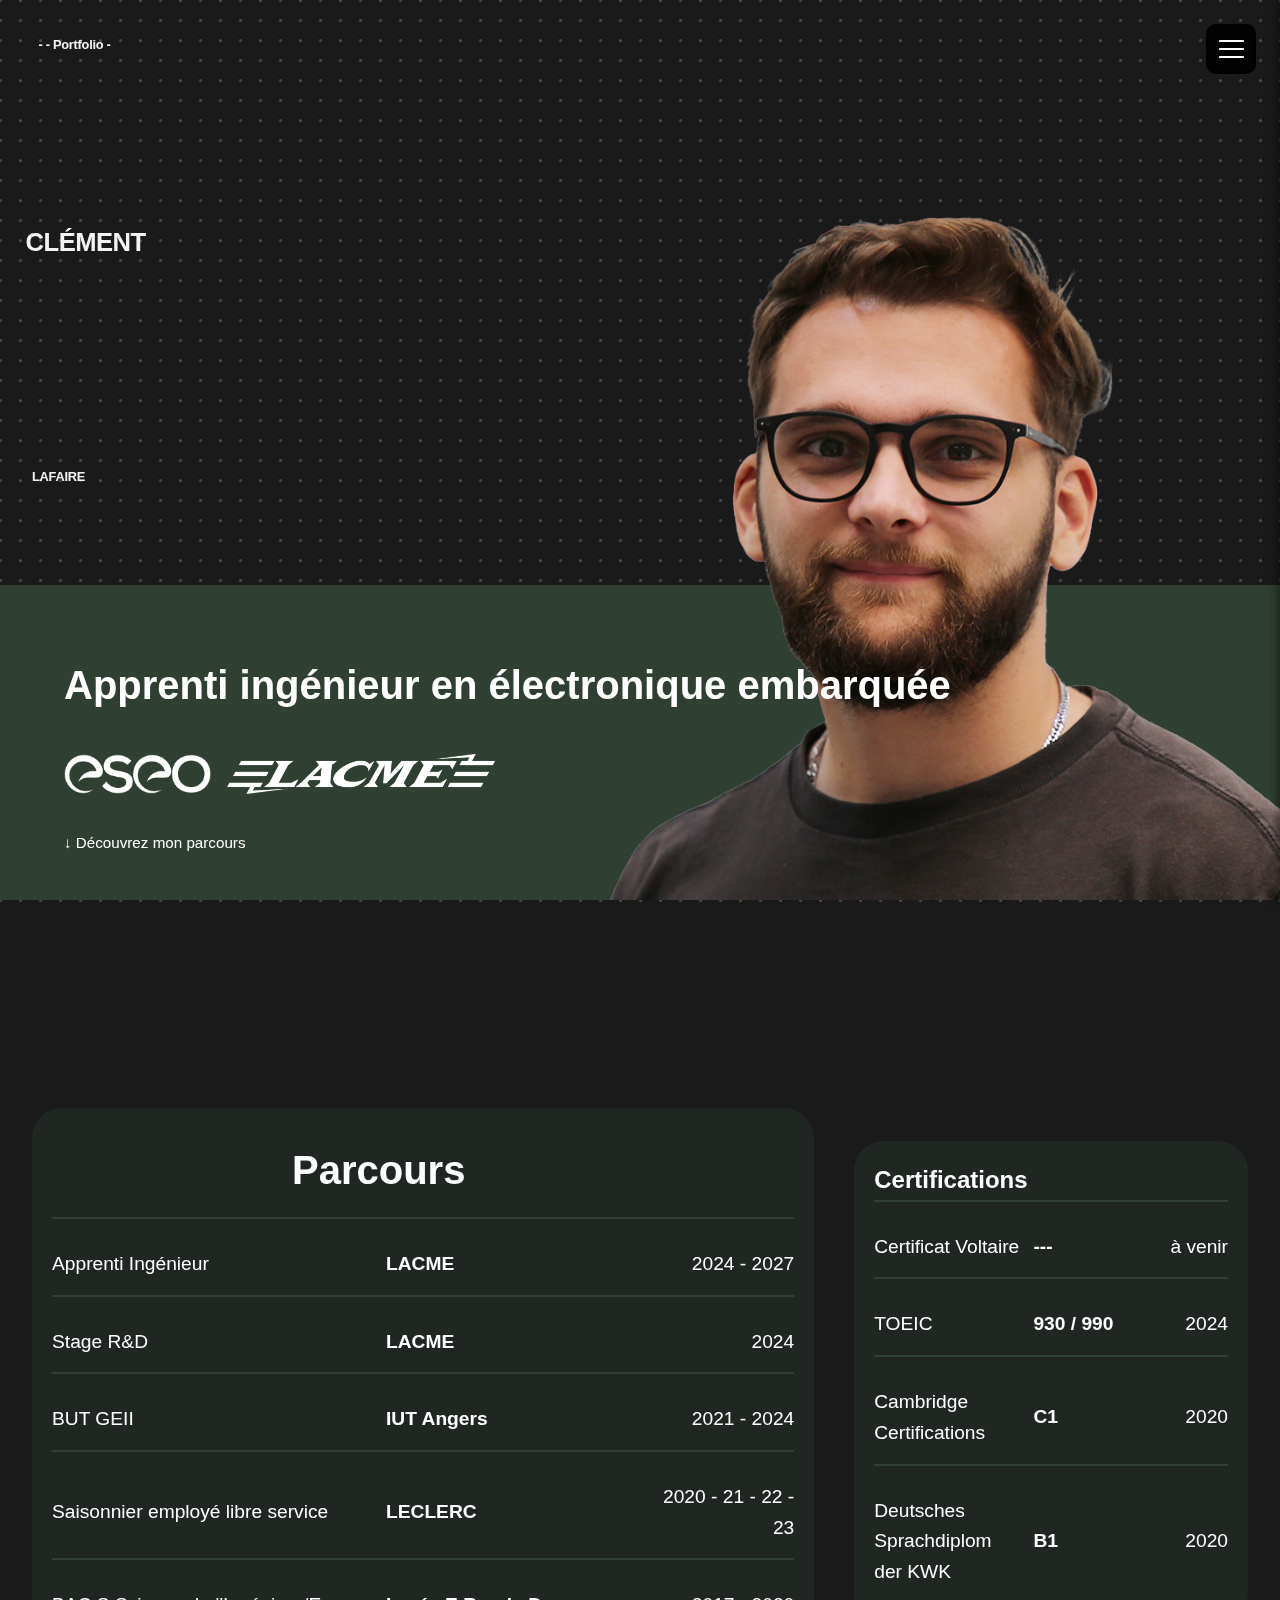
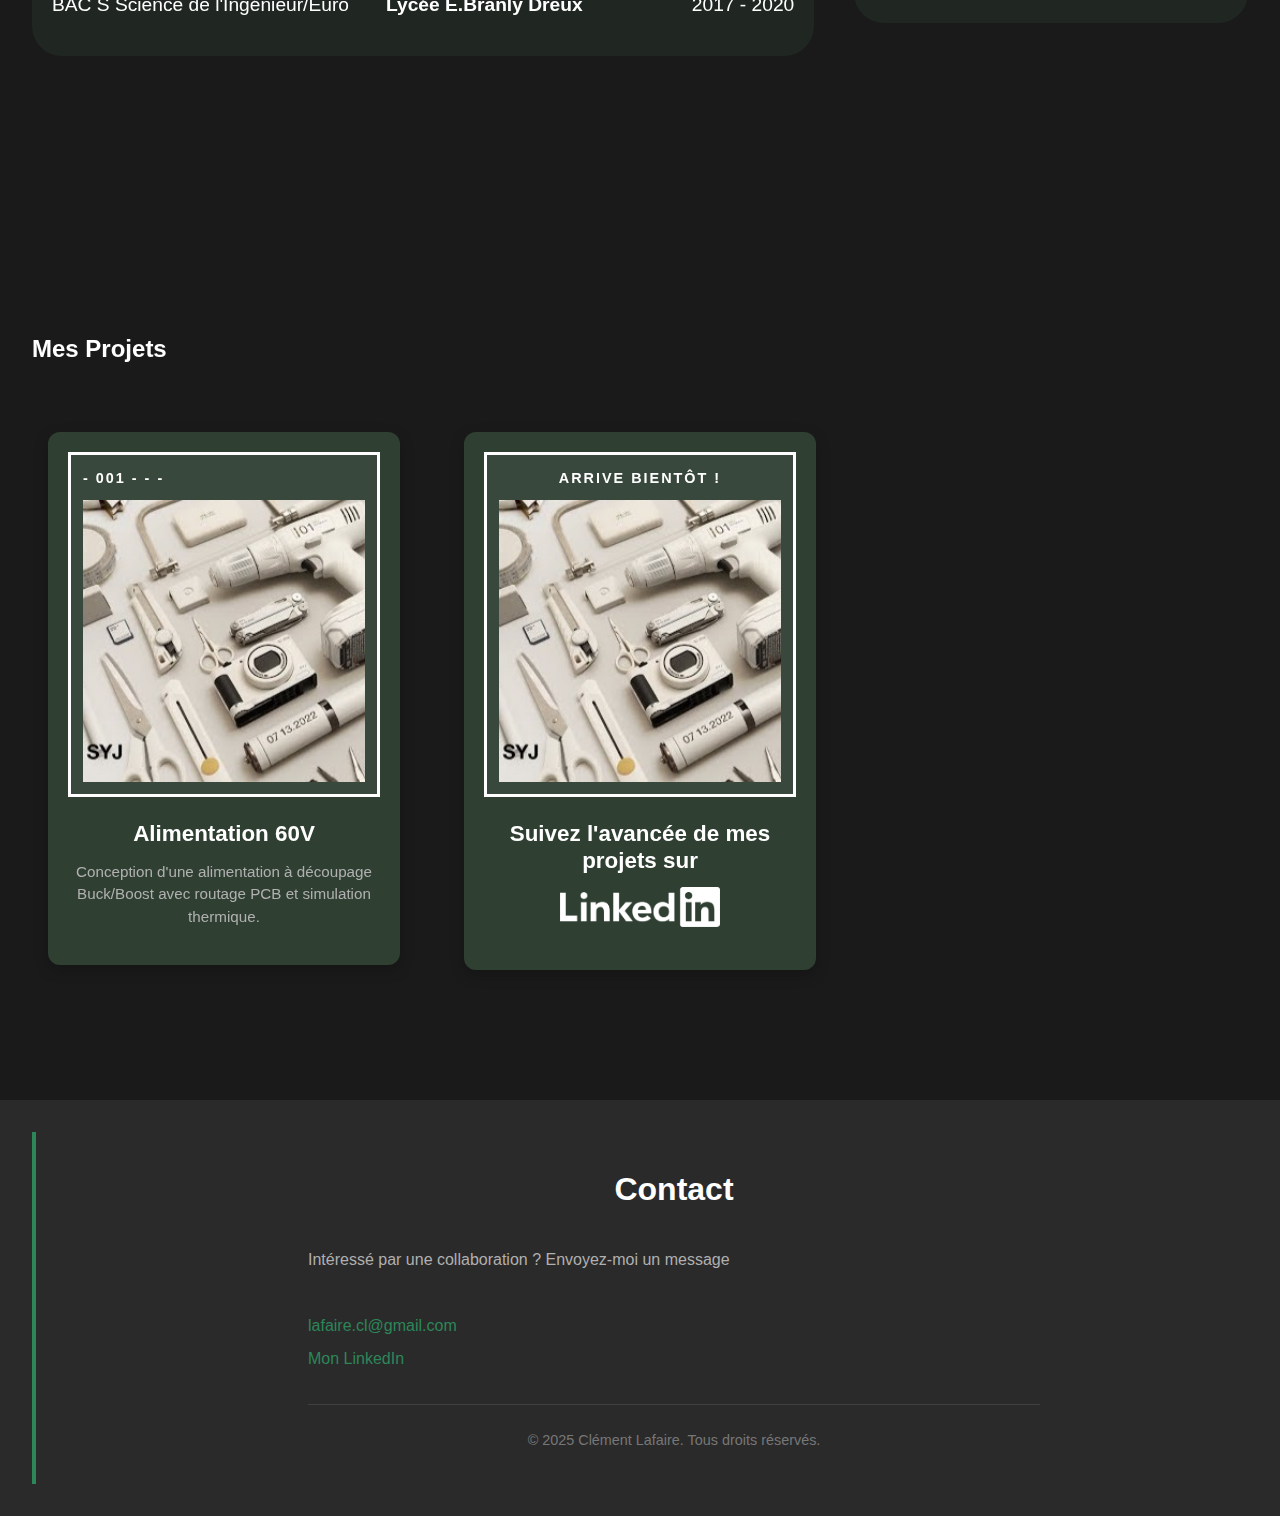
<file: index.html>
<!DOCTYPE html>
<html lang="fr">
<head>
    <meta charset="UTF-8">
    <meta name="viewport" content="width=device-width, initial-scale=1.0">
    <title>Clément LAFAIRE - Portfolio</title>
    <meta name="description" content="Portfolio personnel de Clément Lafaire, Apprenti ingénieur en électronique embarqué.">
    <meta name="keywords" content="Clément Lafaire, Apprenti ingénieur, Électronique embarquée, Portfolio, CV, Projets">
    <link rel="stylesheet" href="css/styles.css">
</head>
<body>
    <!-- Fond dynamique avec grille -->
    <div id="grid-background"></div>

    <!-- Navigation -->
    <nav id="nav-menu">
        <a href="#accueil">Accueil</a>
        <a href="#cv">CV</a>
        <a href="#projets">Projets</a>
        <a href="#contact">Contact</a>
    </nav>

    <!-- Hamburger Menu -->
    <div id="hamburger-menu" class="hamburger-menu">
        <span></span>
        <span></span>
        <span></span>
    </div>

    <!-- Section Accueil -->
    <section id="accueil">
        <!-- Texte géant en arrière-plan -->
        <div class="hero-background-port"> - - Portfolio -</div>
        <div class="hero-background-text">CLÉMENT</div>
        <div class="hero-background-text hero-background-text-second">LAFAIRE</div>
        
        <!-- Image au premier plan -->
        <div class="profil-photo">
                <img id="profile-img" src="assets/photo.PNG" alt="Clément LAFAIRE">
        </div>
        
        <!-- Infos et logos en bas à gauche -->
        <div class="profil-text">
            <h1>Apprenti ingénieur en électronique embarquée</h1>
            <div class="logo-companies">
                <img id="logo-eseo" src="assets/3-ESEO-GrECOLE-RVB.png" alt="ESEO">
                <img id="logo-lacme" src="assets/lacme_logo-1024x153.png" alt="LACME">
            </div>
            <div class="btn-scroll" onclick="document.getElementById('cv').scrollIntoView();">
                ↓ Découvrez mon parcours
            </div>
        </div>
    </section>

    <!-- Section CV -->
    <section id="cv">
        <div class="cv-container">
            <h2 class="cv-title">Parcours</h2>
                <div class="cv-row">
                    <span class="role">Apprenti Ingénieur</span>
                    <span class="company">LACME</span>
                    <span class="date">2024 - 2027</span>
                </div>

                <div class="cv-row">
                    <span class="role">Stage R&D</span>
                    <span class="company">LACME</span>
                    <span class="date">2024</span>
                </div>

                <div class="cv-row">    
                    <span class="role">BUT GEII</span>
                    <span class="company">IUT Angers</span>
                    <span class="date">2021 - 2024</span>
                </div>

                <div class="cv-row">
                    <span class="role">Saisonnier employé libre service</span>
                    <span class="company">LECLERC</span>
                    <span class="date">2020 - 21 - 22 - 23</span>
                </div>

                <div class="cv-row">
                    <span class="role">BAC S Science de l'Ingénieur/Euro</span>
                    <span class="company">Lycée E.Branly Dreux</span>
                    <span class="date">2017 - 2020</span>
                </div>
        </div>

        <div class="cv-certifications">
            <h2 class="certifications-title">Certifications</h2>
                <div class="cv-row">
                    <span class="role">Certificat Voltaire</span>
                    <span class="company">---</span>
                    <span class="date">à venir</span>
                </div>

                <div class="cv-row">
                    <span class="role">TOEIC</span>
                    <span class="company">930 / 990</span>
                    <span class="date">2024</span>
                </div>
                
                <div class="cv-row">
                    <span class="role">Cambridge Certifications</span>
                    <span class="company">C1</span>
                    <span class="date">2020</span>
                </div>
                
                <div class="cv-row">
                    <span class="role">Deutsches Sprachdiplom<br> der KWK</span>
                    <span class="company">B1</span>
                    <span class="date">2020</span>
                </div>
        </div>
    </section>

    <!-- Section Projets -->
    <section id="projets">
        <div class="projets-container">
            <h2 class="section-title">Mes Projets</h2>

            <div data-slider class="projects-slider">
                <!-- Projet 1 -->
                <div class="projects-slider-item">
                    <div class="projects-slider-inner">
                        <div data-p class="projects-slider-parallax">
                            <a href="projects/project1.html" class="project-card">
                                <div class="image-frame">
                                    <span class="top-tag">- 001 - - -</span>
                                    <div class="image-container">
                                        <img src="assets/Scott Yu-Jan.jpg" alt="Photo du projet Alim">
                                    </div>
                                </div>

                                <div class="card-info">
                                    <h4 class="main-title">Alimentation 60V</h4>
                                    <p class="description">
                                        Conception d'une alimentation à découpage Buck/Boost avec routage PCB et simulation thermique.
                                    </p>
                                </div>
                            </a>
                        </div>
                    </div>
                </div>
<!--------------------------------------------------------------------------
                Projet 2
                <div class="projects-slider-item">
                    <div class="projects-slider-inner">
                        <div data-p class="projects-slider-parallax">
                            <a href="projects/project2.html" class="project-card">
                                <div class="image-frame">
                                    <span class="top-tag">Projet 2</span>
                                    <div class="image-container">
                                        <img src="assets/Scott Yu-Jan.jpg" alt="Photo du projet Alim">
                                    </div>
                                </div>

                                <div class="card-info">
                                    <h4 class="main-title">Robot</h4>
                                    <p class="description">
                                        Robot go vroom
                                    </p>
                                </div>
                            </a>
                        </div>
                    </div>
                </div>

                Projet 3
                <div class="projects-slider-item">
                    <div class="projects-slider-inner">
                        <div data-p class="projects-slider-parallax">
                            <a href="projects/project3.html" class="project-card">
                                <div class="image-frame">
                                    <span class="top-tag">Projet 3</span>
                                    <div class="image-container">
                                        <img src="assets/Scott Yu-Jan.jpg" alt="Photo du projet Alim">
                                    </div>
                                </div>

                                <div class="card-info">
                                    <h4 class="main-title">Robot</h4>
                                    <p class="description">
                                        Robot go vroom
                                    </p>
                                </div>
                            </a>
                        </div>
                    </div>
                </div>

                Projet 4 
                <div class="projects-slider-item">
                    <div class="projects-slider-inner">
                        <div data-p class="projects-slider-parallax">
                            <a href="projects/project4.html" class="project-card">
                                <div class="image-frame">
                                    <span class="top-tag">Projet 4</span>
                                    <div class="image-container">
                                        <img src="assets/Scott Yu-Jan.jpg" alt="Photo du projet Alim">
                                    </div>
                                </div>

                                <div class="card-info">
                                    <h4 class="main-title">Robot</h4>
                                    <p class="description">
                                        Robot go vroom
                                    </p>
                                </div>
                            </a>
                        </div>
                    </div>
                </div>
----------------------------------------------------------------------->
                <!-- SOON ! -->
                <div class="projects-slider-item">
                    <div class="projects-slider-inner">
                        <div data-p class="projects-slider-parallax">
                            <a href="https://www.linkedin.com/in/cl%C3%A9ment-lafaire/" class="project-card">
                                <div class="image-frame">
                                    <span class="top-soon">Arrive bientôt !</span>
                                    <div class="image-container">
                                        <img src="assets/Scott Yu-Jan.jpg" alt="Photo du projet Alim">
                                    </div>
                                </div>

                                <div class="card-info">
                                    <h4 class="main-title">Suivez l'avancée de mes projets sur</h4>
                                    <div class="logo-linkd">
                                        <img id="logo-lnkd" src="assets/LNKD.png" alt="LinkedIn">
                                    </div>
                                </div>
                            </a>
                        </div>
                    </div>
                </div>
            </div>
        </div>
    </section>

    <!-- Footer Contact -->
    <footer id="contact">
        <div class="contact-container">
            <div class="contact-section">
                <h2 class="section-title" style="margin-bottom: 2rem;">Contact</h2>

                <div class="footer-content">
                    <p class="footer-message">Intéressé par une collaboration ? Envoyez-moi un message</p>

                    <div class="footer-links">
                        <a href="mailto:lafaire.cl@gmail.com">lafaire.cl@gmail.com</a>
                        <a href="https://www.linkedin.com/in/cl%C3%A9ment-lafaire/" target="_blank">Mon LinkedIn</a>
                    </div>

                    <div class="footer-copyright">
                        &copy; 2025 Clément Lafaire. Tous droits réservés.
                    </div>
                </div>
            </div>
        </div>
    </footer>    <script src="js/main.js"></script>
</body>
</html>
</file>
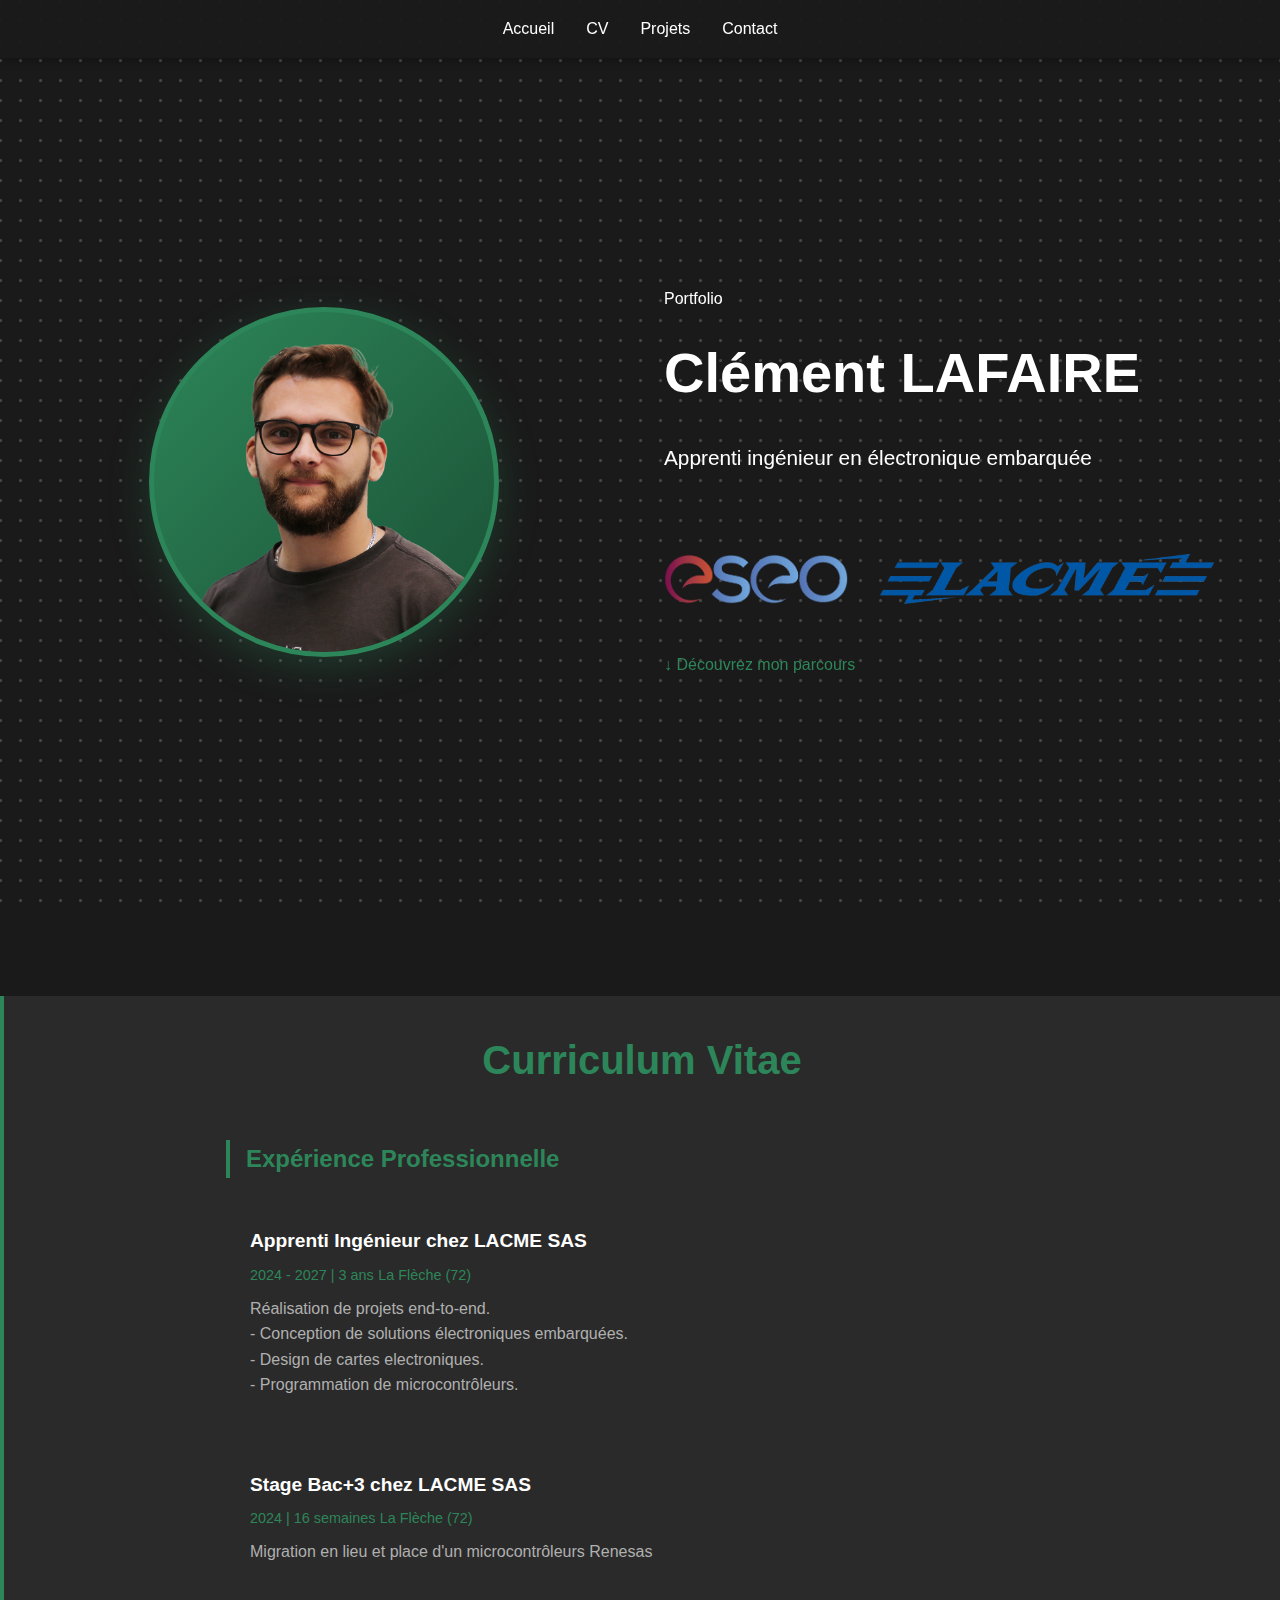
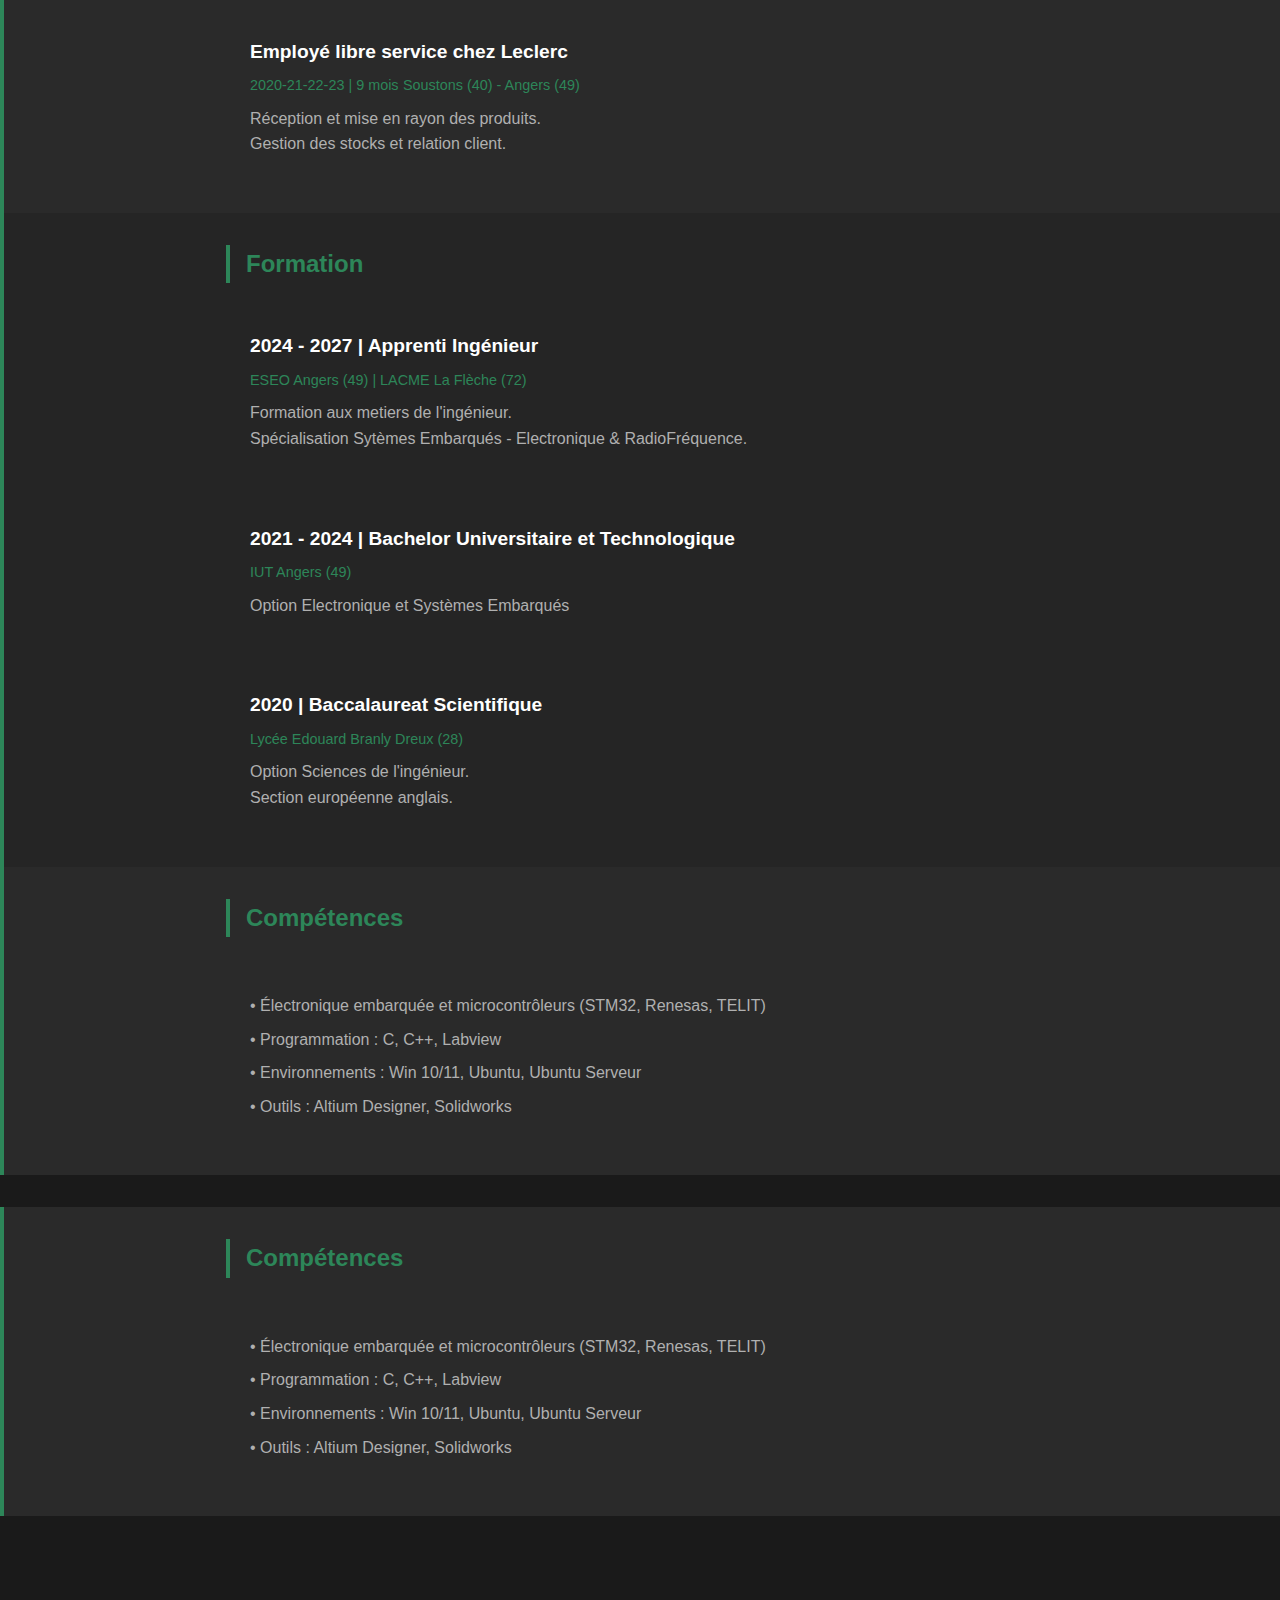
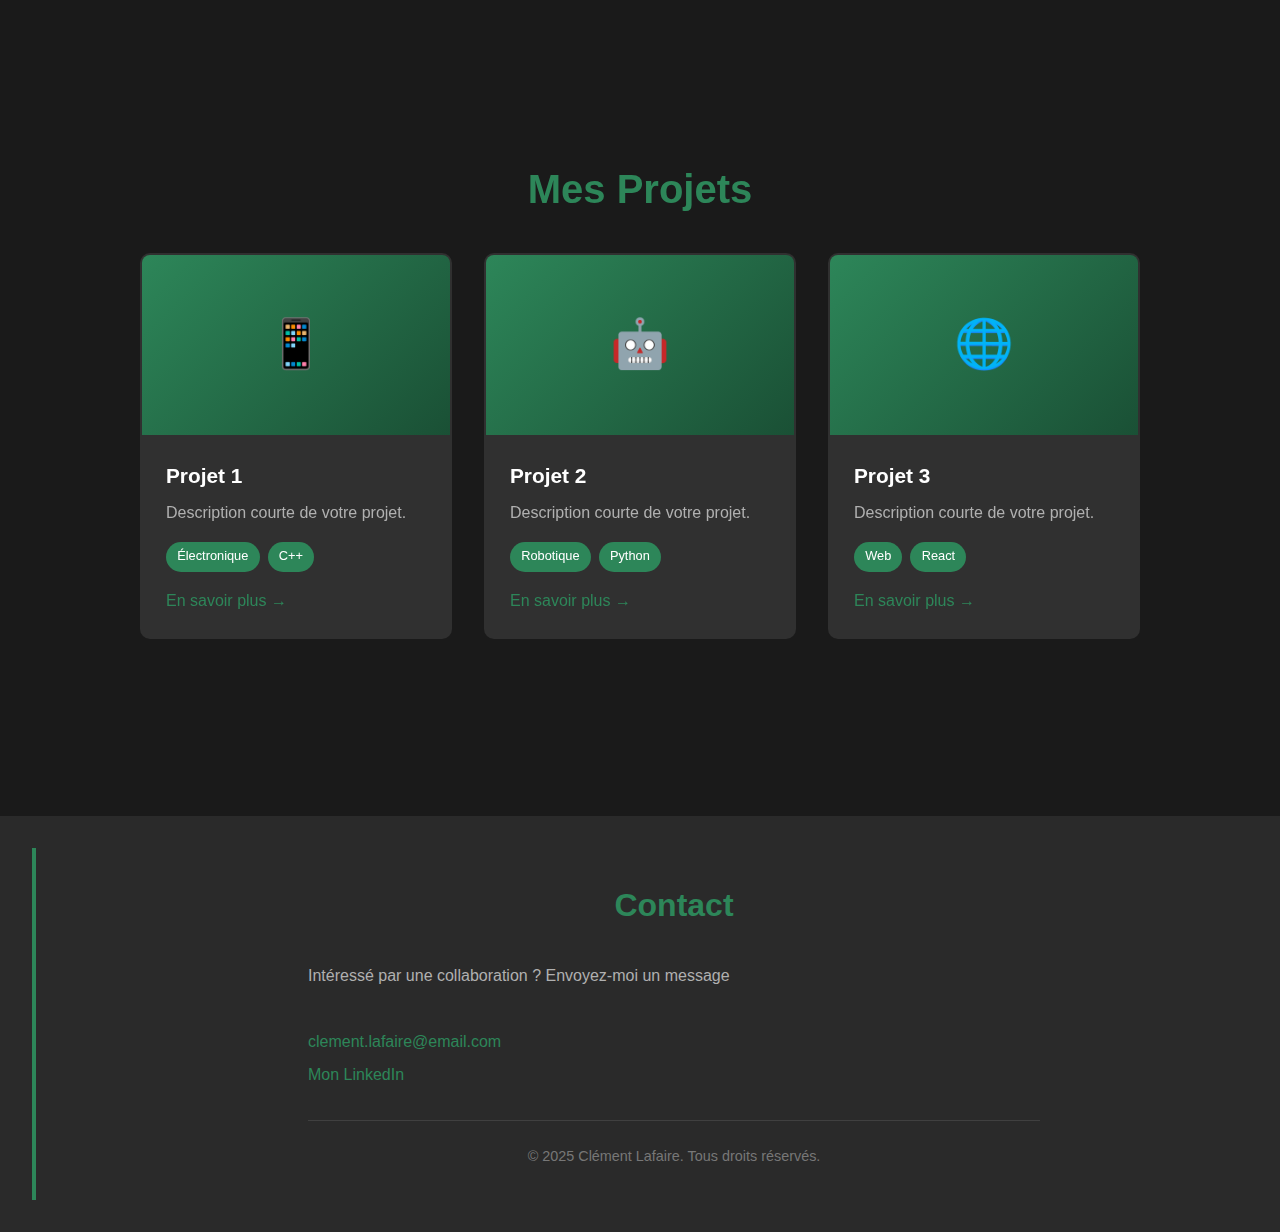
<file: WEB/index.html>
<!DOCTYPE html>
<html lang="fr">
<head>
    <meta charset="UTF-8">
    <meta name="viewport" content="width=device-width, initial-scale=1.0">
    <title>Clément LAFAIRE - Portfolio</title>
    <link rel="stylesheet" href="css/styles.css">
</head>
<body>
    <!-- Fond dynamique avec grille -->
    <div id="grid-background"></div>

    <!-- Navigation -->
    <nav>
        <a href="#accueil">Accueil</a>
        <a href="#cv">CV</a>
        <a href="#projets">Projets</a>
        <a href="#contact">Contact</a>
    </nav>

    <!-- Section Accueil -->
    <section id="accueil">
        <div class="profil-photo">
            <div class="profile-circle">
                <img id="profile-img" src="assets/photo.PNG" alt="Clément LAFAIRE">
            </div>
        </div>
        <div class="profil-text">
            <p style="font-size: 1rem; margin-bottom: 0;">Portfolio</p>
            <h1>Clément LAFAIRE</h1>
            <p>Apprenti ingénieur en électronique embarquée</p>
            <div class="logo-companies">
                <img id="logo-eseo" src="assets/3-ESEO-GrECOLE-RVB.png" alt="ESEO">
                <img id="logo-lacme" src="assets/lacme_logo-1024x153.png" alt="LACME">
            </div>
            <div class="btn-scroll" onclick="document.getElementById('cv').scrollIntoView();">
                ↓ Découvrez mon parcours
            </div>
        </div>
    </section>

    <!-- Section CV -->
    <section id="cv">
        <div class="cv-container">
            <div class="cv-section cv-section-dark">
                <h2 class="section-title" style="margin-left: calc(-50vw + 50% + 2rem); margin-right: calc(-50vw + 50% + 2rem); margin-top: -2rem; margin-bottom: 2rem; padding: 2rem 2rem 1rem 2rem;">Curriculum Vitae</h2>
                <h3>Expérience Professionnelle</h3>
                <div class="cv-item">
                    <h4>Apprenti Ingénieur chez LACME SAS</h4>
                    <span class="date">2024 - 2027 | 3 ans</span>
                    <span class="date">La Flèche (72)</span>
                    <p>Réalisation de projets end-to-end.<br>
                        - Conception de solutions électroniques embarquées.<br>
                        - Design de cartes electroniques.<br>
                        - Programmation de microcontrôleurs.</p>
                </div>
                <div class="cv-item">
                    <h4>Stage Bac+3 chez LACME SAS</h4>
                    <span class="date">2024 | 16 semaines</span>
                    <span class="date">La Flèche (72)</span>
                    <p>Migration en lieu et place d'un microcontrôleurs Renesas</p>
                </div>
                <div class="cv-item">
                    <h4>Employé libre service chez Leclerc</h4>
                    <span class="date">2020-21-22-23 | 9 mois</span>
                    <span class="date">Soustons (40) - Angers (49)</span>
                    <p>Réception et mise en rayon des produits.<br>
                       Gestion des stocks et relation client.</p>
                </div>
            </div>

            <div class="cv-section cv-section-light">
                <h3>Formation</h3>
                <div class="cv-item">
                    <h4>2024 - 2027 | Apprenti Ingénieur</h4>
                    <span class="date">ESEO Angers (49) | LACME La Flèche (72)</span>
                    <p>Formation aux metiers de l'ingénieur.<br>
                    Spécialisation Sytèmes Embarqués - Electronique & RadioFréquence.</p>
                </div>
                <div class="cv-item">
                    <h4>2021 - 2024 | Bachelor Universitaire et Technologique</h4>
                    <span class="date">IUT Angers (49)</span>
                    <p>Option Electronique et Systèmes Embarqués</p>
                </div>
                <div class="cv-item">
                    <h4>2020 | Baccalaureat Scientifique</h4>
                    <span class="date">Lycée Edouard Branly Dreux (28)</span>
                    <p>Option Sciences de l'ingénieur.<br>
                       Section européenne anglais.</p>
                </div>
            </div>

            <div class="cv-section cv-section-dark">
                <h3>Compétences</h3>
                <div class="cv-item">
                    <p>• Électronique embarquée et microcontrôleurs (STM32, Renesas, TELIT)</p>
                    <p>• Programmation : C, C++, Labview</p>
                    <p>• Environnements : Win 10/11, Ubuntu, Ubuntu Serveur</p>
                    <p>• Outils : Altium Designer, Solidworks</p>
                </div>
            </div>
        </div>
    </section>

            <div class="cv-section cv-section-dark">
                <h3>Compétences</h3>
                <div class="cv-item">
                    <p>• Électronique embarquée et microcontrôleurs (STM32, Renesas, TELIT)</p>
                    <p>• Programmation : C, C++, Labview</p>
                    <p>• Environnements : Win 10/11, Ubuntu, Ubuntu Serveur</p>
                    <p>• Outils : Altium Designer, Solidworks</p>
                </div>
            </div>
        </div>
    </section>

    <!-- Section Projets -->
    <section id="projets">
        <div class="projets-container">
            <h2 class="section-title">Mes Projets</h2>

            <div class="projects-grid">
                <!-- Projet 1 -->
                <div class="project-card">
                    <div class="project-image">📱</div>
                    <div class="project-content">
                        <h4>Projet 1</h4>
                        <p>Description courte de votre projet.</p>
                        <div class="project-tags">
                            <span class="tag">Électronique</span>
                            <span class="tag">C++</span>
                        </div>
                        <a href="#" class="project-link">En savoir plus →</a>
                    </div>
                </div>

                <!-- Projet 2 -->
                <div class="project-card">
                    <div class="project-image">🤖</div>
                    <div class="project-content">
                        <h4>Projet 2</h4>
                        <p>Description courte de votre projet.</p>
                        <div class="project-tags">
                            <span class="tag">Robotique</span>
                            <span class="tag">Python</span>
                        </div>
                        <a href="#" class="project-link">En savoir plus →</a>
                    </div>
                </div>

                <!-- Projet 3 -->
                <div class="project-card">
                    <div class="project-image">🌐</div>
                    <div class="project-content">
                        <h4>Projet 3</h4>
                        <p>Description courte de votre projet.</p>
                        <div class="project-tags">
                            <span class="tag">Web</span>
                            <span class="tag">React</span>
                        </div>
                        <a href="#" class="project-link">En savoir plus →</a>
                    </div>
                </div>
            </div>
        </div>
    </section>

    <!-- Footer Contact -->
    <footer id="contact">
        <div class="contact-container">
            <div class="contact-section">
                <h2 class="section-title" style="margin-bottom: 2rem;">Contact</h2>

                <div class="footer-content">
                    <p class="footer-message">Intéressé par une collaboration ? Envoyez-moi un message</p>

                    <div class="footer-links">
                        <a href="mailto:clement.lafaire@email.com">clement.lafaire@email.com</a>
                        <a href="https://www.linkedin.com/in/cl%C3%A9ment-lafaire/" target="_blank">Mon LinkedIn</a>
                    </div>

                    <div class="footer-copyright">
                        &copy; 2025 Clément Lafaire. Tous droits réservés.
                    </div>
                </div>
            </div>
        </div>
    </footer>    <script src="js/main.js"></script>
</body>
</html>
</file>
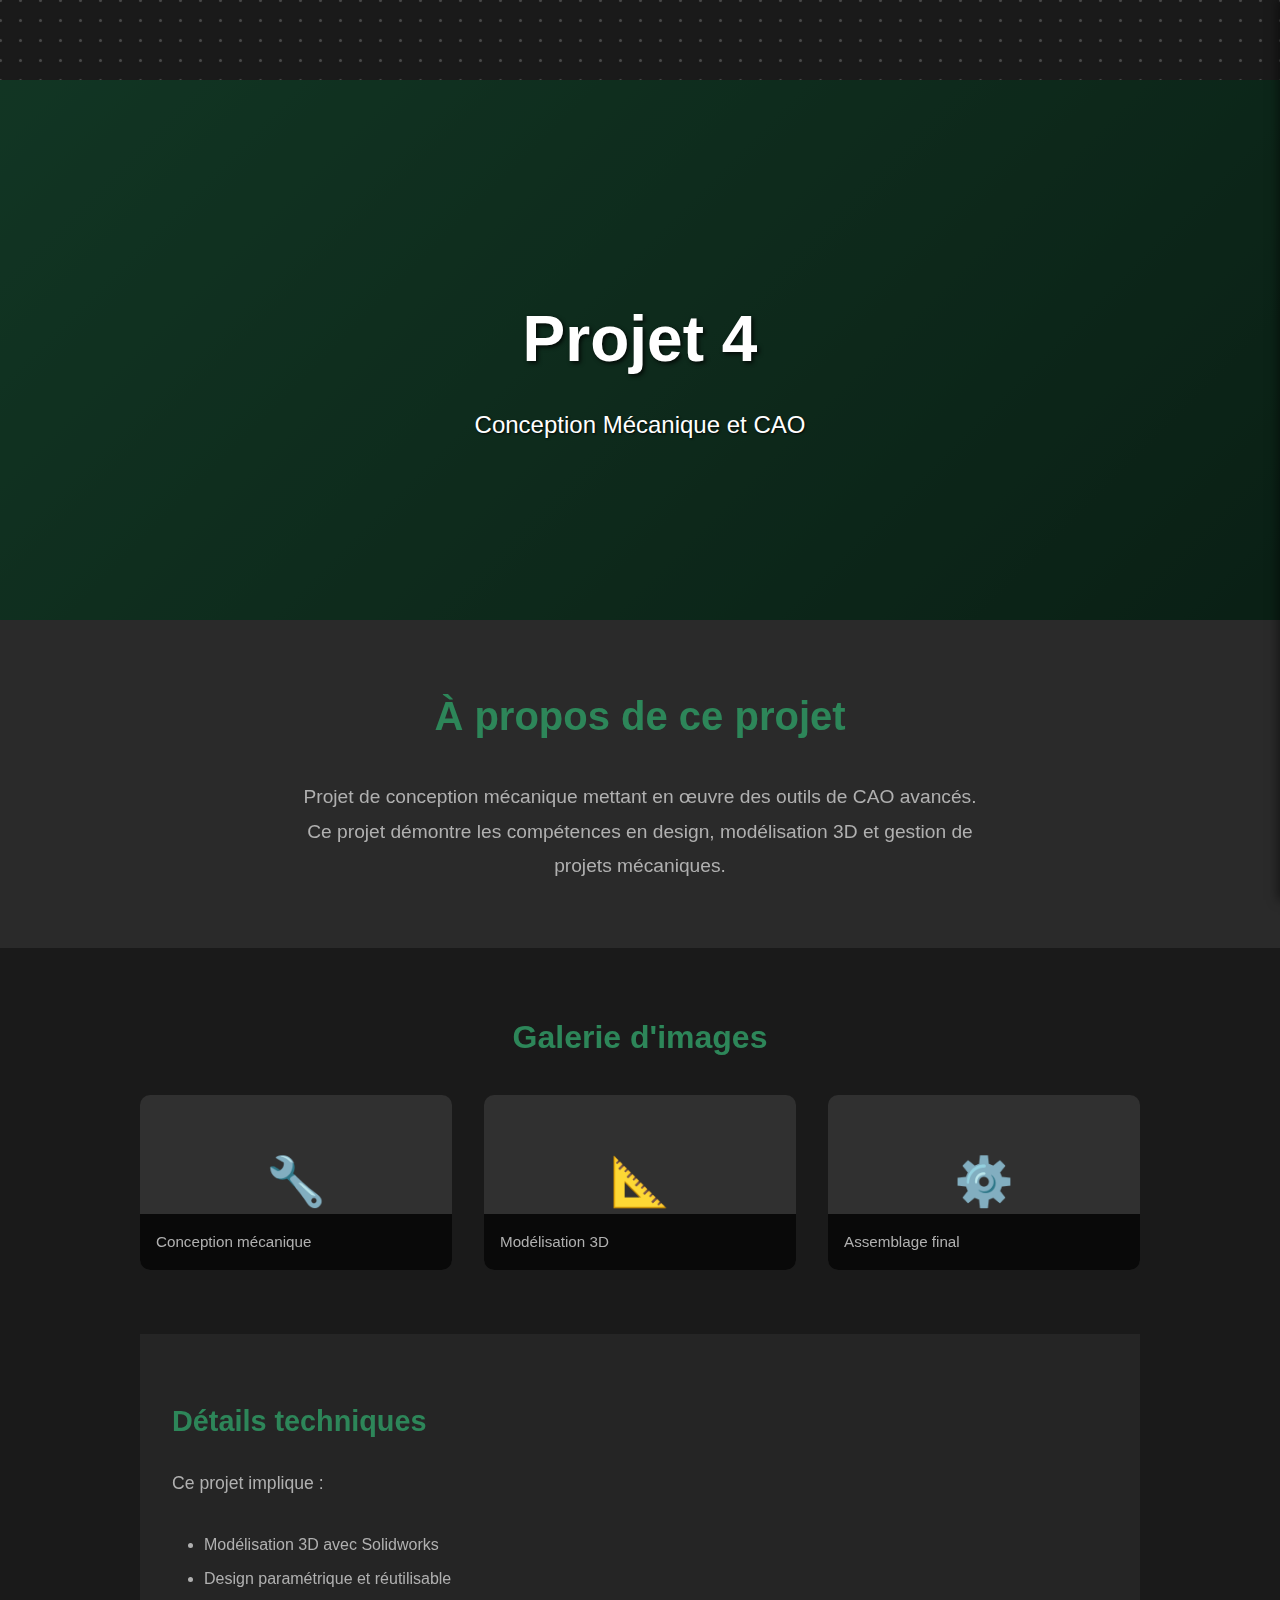
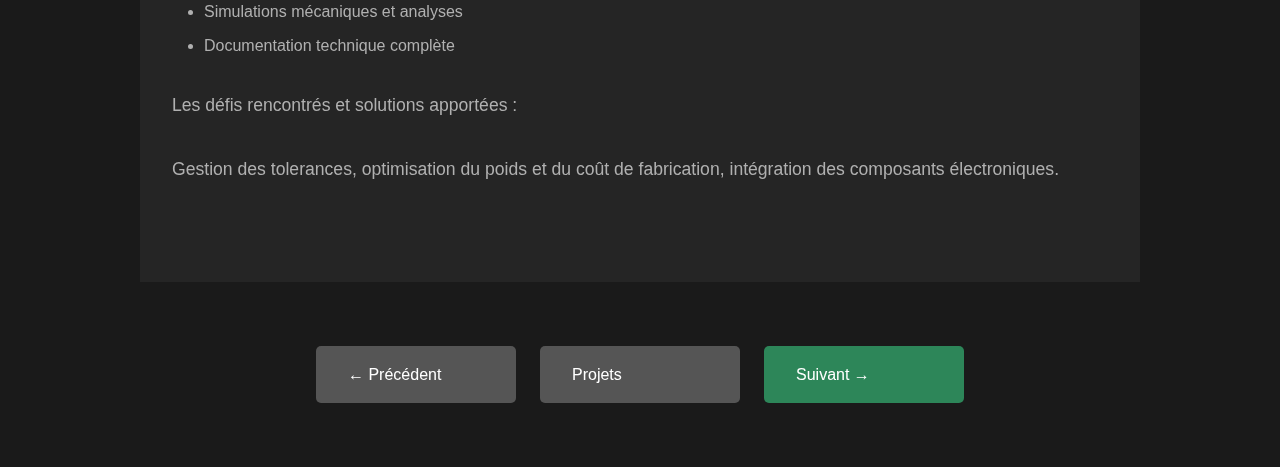
<file: projects/project4.html>
<!DOCTYPE html>
<html lang="fr">
<head>
    <meta charset="UTF-8">
    <meta name="viewport" content="width=device-width, initial-scale=1.0">
    <title>Projet 4 - Clément LAFAIRE</title>
    <meta name="description" content="Détails du projet 4 - Portfolio de Clément Lafaire">
    <link rel="stylesheet" href="../css/styles.css">
    <style>
        /* Styles spécifiques pour les pages de projet */
        .project-hero {
            position: relative;
            height: 60vh;
            min-height: 400px;
            background-size: cover;
            background-position: center;
            background-attachment: fixed;
            display: flex;
            align-items: center;
            justify-content: center;
            color: white;
            text-align: center;
            margin-top: 80px;
        }

        .project-hero::before {
            content: '';
            position: absolute;
            top: 0;
            left: 0;
            right: 0;
            bottom: 0;
            background: rgba(0, 0, 0, 0.6);
            z-index: 1;
        }

        .project-hero-content {
            position: relative;
            z-index: 2;
            max-width: 800px;
            padding: 2rem;
        }

        .project-hero h1 {
            font-size: clamp(2rem, 5vw, 4rem);
            margin-bottom: 1rem;
            text-shadow: 2px 2px 4px rgba(0, 0, 0, 0.8);
        }

        .project-hero p {
            font-size: clamp(1rem, 2vw, 1.5rem);
            margin-bottom: 2rem;
            text-shadow: 1px 1px 2px rgba(0, 0, 0, 0.8);
        }

        .project-content-section {
            padding: 0;
            display: flex;
            flex-direction: column;
            width: 100%;
        }

        .project-intro {
            width: 100%;
            padding: 4rem 2rem;
            text-align: center;
            background: #2a2a2a;
        }

        .project-intro h2 {
            font-size: 2.5rem;
            color: #2d8659;
            margin-bottom: 2rem;
        }

        .project-intro p {
            font-size: 1.2rem;
            line-height: 1.8;
            color: #b0b0b0;
            max-width: 700px;
            margin: 0 auto;
        }

        .project-gallery {
            width: 100%;
            padding: 4rem 2rem;
        }

        .project-gallery h3 {
            text-align: center;
            font-size: 2rem;
            color: #2d8659;
            margin-bottom: 2rem;
        }

        .gallery-grid {
            display: grid;
            grid-template-columns: 1fr;
            gap: 2rem;
            max-width: 1000px;
            margin: 0 auto;
        }

        @media (min-width: 768px) {
            .gallery-grid {
                grid-template-columns: repeat(2, 1fr);
            }
        }

        @media (min-width: 1024px) {
            .gallery-grid {
                grid-template-columns: repeat(3, 1fr);
            }
        }

        .gallery-item {
            position: relative;
            overflow: hidden;
            border-radius: 10px;
            background: #303030;
            aspect-ratio: 16 / 9;
            display: flex;
            align-items: center;
            justify-content: center;
            color: #b0b0b0;
            font-size: 3rem;
        }

        .gallery-item img {
            width: 100%;
            height: 100%;
            object-fit: cover;
        }

        .gallery-caption {
            position: absolute;
            bottom: 0;
            left: 0;
            right: 0;
            background: rgba(0, 0, 0, 0.8);
            color: #b0b0b0;
            padding: 1rem;
            font-size: 0.95rem;
        }

        .project-details {
            width: 100%;
            padding: 4rem 2rem;
            background: #252525;
            max-width: 1000px;
            margin: 0 auto;
        }

        .project-details h3 {
            font-size: 1.8rem;
            color: #2d8659;
            margin-bottom: 1.5rem;
            margin-top: 2rem;
        }

        .project-details h3:first-child {
            margin-top: 0;
        }

        .project-details p {
            font-size: 1.1rem;
            line-height: 1.8;
            color: #b0b0b0;
            margin-bottom: 2rem;
        }

        .project-details ul {
            margin-left: 2rem;
            margin-bottom: 2rem;
        }

        .project-details li {
            color: #b0b0b0;
            margin-bottom: 0.5rem;
            line-height: 1.6;
        }

        .project-navigation {
            width: 100%;
            padding: 4rem 2rem;
            display: flex;
            justify-content: center;
            align-items: center;
            gap: 1.5rem;
        }

        .project-navigation > * {
            flex: 1;
            max-width: 200px;
        }

        .nav-btn {
            background: #2d8659;
            color: white;
            padding: 1rem 2rem;
            border: none;
            border-radius: 5px;
            text-decoration: none;
            font-weight: 500;
            transition: background 0.3s ease;
            cursor: pointer;
        }

        .nav-btn:hover {
            background: #3fa870;
        }

        .nav-btn.back {
            background: #555;
        }

        .nav-btn.back:hover {
            background: #666;
        }

        .nav-btn:disabled {
            background: #444;
            cursor: not-allowed;
        }

        @media (max-width: 768px) {
            .project-hero {
                height: 50vh;
                min-height: 300px;
            }

            .project-content-section {
                padding: 2rem 1rem;
            }

            .project-intro h2 {
                font-size: 2rem;
            }

            .gallery-grid {
                grid-template-columns: 1fr;
            }

            .project-navigation {
                flex-direction: column;
                gap: 1rem;
            }

            .nav-btn {
                width: 100%;
                text-align: center;
            }
        }
    </style>
</head>
<body>
    <!-- Fond dynamique avec grille -->
    <div id="grid-background"></div>

    <!-- Navigation -->
    <nav>
        <a href="../index.html#accueil">Accueil</a>
        <a href="../index.html#cv">CV</a>
        <a href="../index.html#projets">Projets</a>
        <a href="../index.html#contact">Contact</a>
    </nav>

    <!-- Hero Section avec image de couverture -->
    <section class="project-hero" style="background: linear-gradient(135deg, #2d8659 0%, #1a5035 100%);">
        <div class="project-hero-content">
            <h1>Projet 4</h1>
            <p>Conception Mécanique et CAO</p>
        </div>
    </section>

    <!-- Contenu du projet -->
    <section class="project-content-section">
        <div class="project-intro">
            <h2>À propos de ce projet</h2>
            <p>Projet de conception mécanique mettant en œuvre des outils de CAO avancés. Ce projet démontre les compétences en design, modélisation 3D et gestion de projets mécaniques.</p>
        </div>

        <div class="project-gallery">
            <h3>Galerie d'images</h3>
            <div class="gallery-grid">
                <div class="gallery-item">
                    🔧
                    <div class="gallery-caption">Conception mécanique</div>
                </div>
                <div class="gallery-item">
                    📐
                    <div class="gallery-caption">Modélisation 3D</div>
                </div>
                <div class="gallery-item">
                    ⚙️
                    <div class="gallery-caption">Assemblage final</div>
                </div>
            </div>
        </div>

        <div class="project-details">
            <h3>Détails techniques</h3>
            <p>Ce projet implique :</p>
            <ul>
                <li>Modélisation 3D avec Solidworks</li>
                <li>Design paramétrique et réutilisable</li>
                <li>Simulations mécaniques et analyses</li>
                <li>Documentation technique complète</li>
            </ul>
            <p>Les défis rencontrés et solutions apportées :</p>
            <p>Gestion des tolerances, optimisation du poids et du coût de fabrication, intégration des composants électroniques.</p>
        </div>

        <!-- Navigation entre projets -->
        <div class="project-navigation">
            <a href="project3.html" class="nav-btn back">← Précédent</a>
            <a href="../index.html#projets" class="nav-btn back">Projets</a>
            <a href="project5.html" class="nav-btn">Suivant →</a>
        </div>
    </section>

    <script src="../js/main.js"></script>
</body>
</html>
</file>
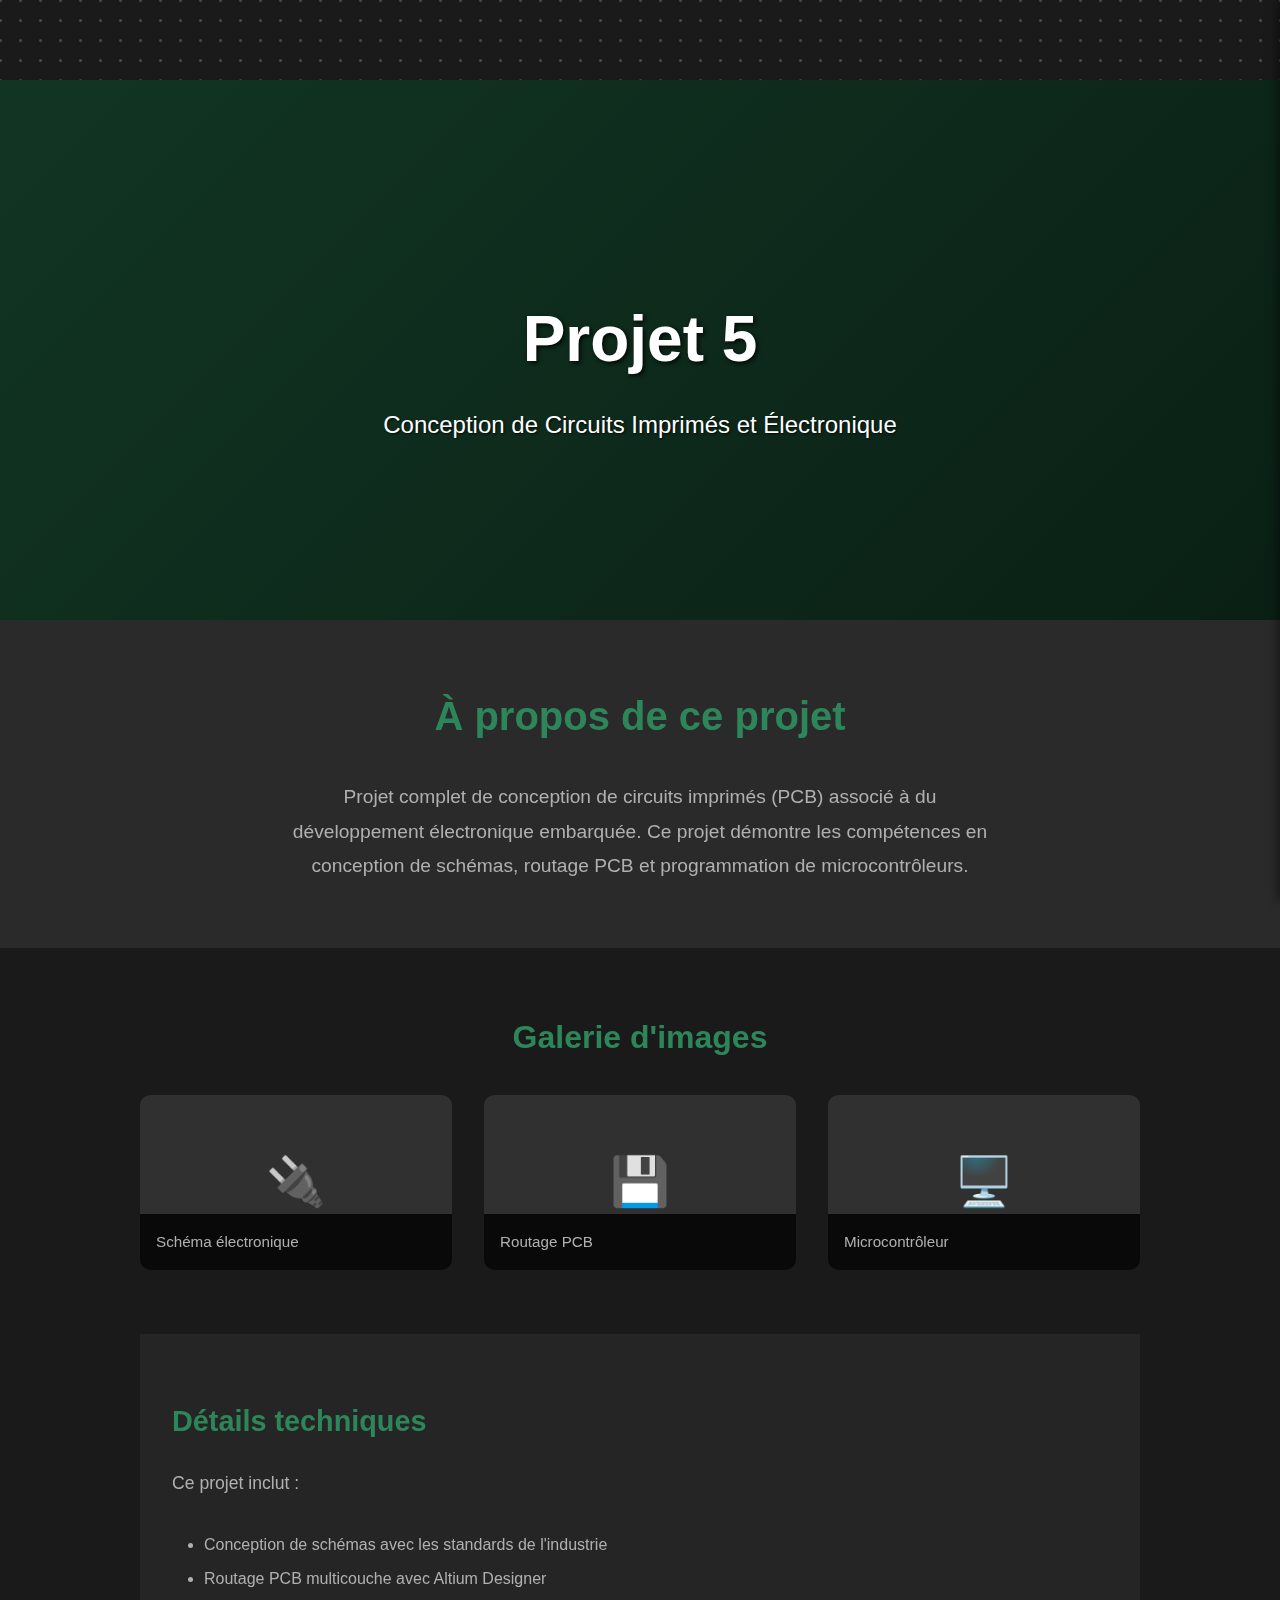
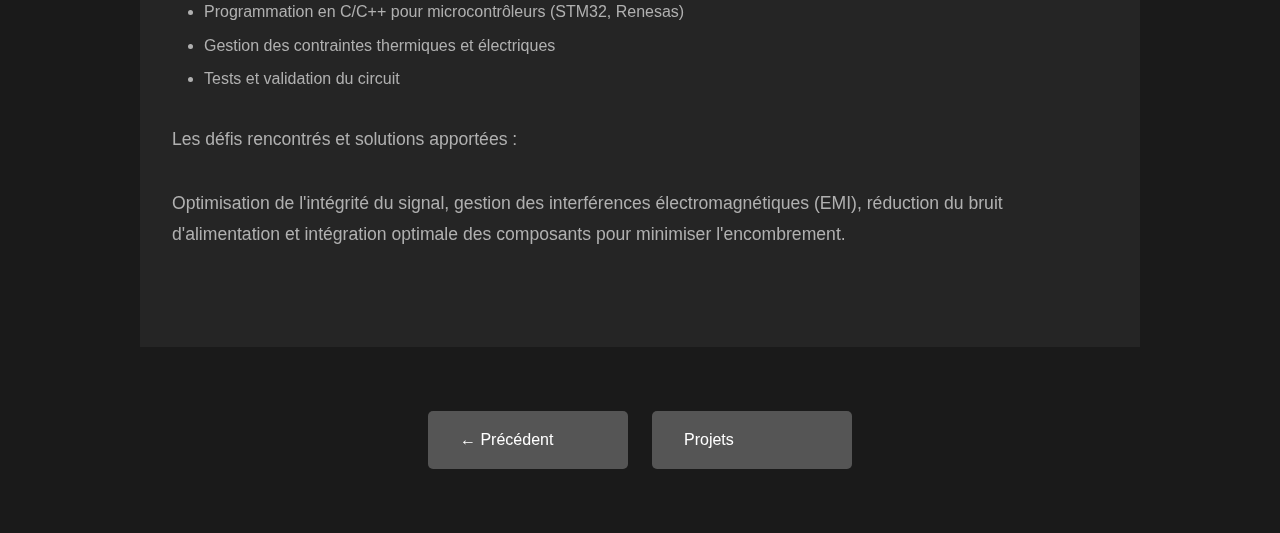
<file: projects/project5.html>
<!DOCTYPE html>
<html lang="fr">
<head>
    <meta charset="UTF-8">
    <meta name="viewport" content="width=device-width, initial-scale=1.0">
    <title>Projet 5 - Clément LAFAIRE</title>
    <meta name="description" content="Détails du projet 5 - Portfolio de Clément Lafaire">
    <link rel="stylesheet" href="../css/styles.css">
    <style>
        /* Styles spécifiques pour les pages de projet */
        .project-hero {
            position: relative;
            height: 60vh;
            min-height: 400px;
            background-size: cover;
            background-position: center;
            background-attachment: fixed;
            display: flex;
            align-items: center;
            justify-content: center;
            color: white;
            text-align: center;
            margin-top: 80px;
        }

        .project-hero::before {
            content: '';
            position: absolute;
            top: 0;
            left: 0;
            right: 0;
            bottom: 0;
            background: rgba(0, 0, 0, 0.6);
            z-index: 1;
        }

        .project-hero-content {
            position: relative;
            z-index: 2;
            max-width: 800px;
            padding: 2rem;
        }

        .project-hero h1 {
            font-size: clamp(2rem, 5vw, 4rem);
            margin-bottom: 1rem;
            text-shadow: 2px 2px 4px rgba(0, 0, 0, 0.8);
        }

        .project-hero p {
            font-size: clamp(1rem, 2vw, 1.5rem);
            margin-bottom: 2rem;
            text-shadow: 1px 1px 2px rgba(0, 0, 0, 0.8);
        }

        .project-content-section {
            padding: 0;
            display: flex;
            flex-direction: column;
            width: 100%;
        }

        .project-intro {
            width: 100%;
            padding: 4rem 2rem;
            text-align: center;
            background: #2a2a2a;
        }

        .project-intro h2 {
            font-size: 2.5rem;
            color: #2d8659;
            margin-bottom: 2rem;
        }

        .project-intro p {
            font-size: 1.2rem;
            line-height: 1.8;
            color: #b0b0b0;
            max-width: 700px;
            margin: 0 auto;
        }

        .project-gallery {
            width: 100%;
            padding: 4rem 2rem;
        }

        .project-gallery h3 {
            text-align: center;
            font-size: 2rem;
            color: #2d8659;
            margin-bottom: 2rem;
        }

        .gallery-grid {
            display: grid;
            grid-template-columns: 1fr;
            gap: 2rem;
            max-width: 1000px;
            margin: 0 auto;
        }

        @media (min-width: 768px) {
            .gallery-grid {
                grid-template-columns: repeat(2, 1fr);
            }
        }

        @media (min-width: 1024px) {
            .gallery-grid {
                grid-template-columns: repeat(3, 1fr);
            }
        }

        .gallery-item {
            position: relative;
            overflow: hidden;
            border-radius: 10px;
            background: #303030;
            aspect-ratio: 16 / 9;
            display: flex;
            align-items: center;
            justify-content: center;
            color: #b0b0b0;
            font-size: 3rem;
        }

        .gallery-item img {
            width: 100%;
            height: 100%;
            object-fit: cover;
        }

        .gallery-caption {
            position: absolute;
            bottom: 0;
            left: 0;
            right: 0;
            background: rgba(0, 0, 0, 0.8);
            color: #b0b0b0;
            padding: 1rem;
            font-size: 0.95rem;
        }

        .project-details {
            width: 100%;
            padding: 4rem 2rem;
            background: #252525;
            max-width: 1000px;
            margin: 0 auto;
        }

        .project-details h3 {
            font-size: 1.8rem;
            color: #2d8659;
            margin-bottom: 1.5rem;
            margin-top: 2rem;
        }

        .project-details h3:first-child {
            margin-top: 0;
        }

        .project-details p {
            font-size: 1.1rem;
            line-height: 1.8;
            color: #b0b0b0;
            margin-bottom: 2rem;
        }

        .project-details ul {
            margin-left: 2rem;
            margin-bottom: 2rem;
        }

        .project-details li {
            color: #b0b0b0;
            margin-bottom: 0.5rem;
            line-height: 1.6;
        }

        .project-navigation {
            width: 100%;
            padding: 4rem 2rem;
            display: flex;
            justify-content: center;
            align-items: center;
            gap: 1.5rem;
        }

        .project-navigation > * {
            flex: 1;
            max-width: 200px;
        }

        .nav-btn {
            background: #2d8659;
            color: white;
            padding: 1rem 2rem;
            border: none;
            border-radius: 5px;
            text-decoration: none;
            font-weight: 500;
            transition: background 0.3s ease;
            cursor: pointer;
        }

        .nav-btn:hover {
            background: #3fa870;
        }

        .nav-btn.back {
            background: #555;
        }

        .nav-btn.back:hover {
            background: #666;
        }

        .nav-btn:disabled {
            background: #444;
            cursor: not-allowed;
        }

        @media (max-width: 768px) {
            .project-hero {
                height: 50vh;
                min-height: 300px;
            }

            .project-content-section {
                padding: 2rem 1rem;
            }

            .project-intro h2 {
                font-size: 2rem;
            }

            .gallery-grid {
                grid-template-columns: 1fr;
            }

            .project-navigation {
                flex-direction: column;
                gap: 1rem;
            }

            .nav-btn {
                width: 100%;
                text-align: center;
            }
        }
    </style>
</head>
<body>
    <!-- Fond dynamique avec grille -->
    <div id="grid-background"></div>

    <!-- Navigation -->
    <nav>
        <a href="../index.html#accueil">Accueil</a>
        <a href="../index.html#cv">CV</a>
        <a href="../index.html#projets">Projets</a>
        <a href="../index.html#contact">Contact</a>
    </nav>

    <!-- Hero Section avec image de couverture -->
    <section class="project-hero" style="background: linear-gradient(135deg, #2d8659 0%, #1a5035 100%);">
        <div class="project-hero-content">
            <h1>Projet 5</h1>
            <p>Conception de Circuits Imprimés et Électronique</p>
        </div>
    </section>

    <!-- Contenu du projet -->
    <section class="project-content-section">
        <div class="project-intro">
            <h2>À propos de ce projet</h2>
            <p>Projet complet de conception de circuits imprimés (PCB) associé à du développement électronique embarquée. Ce projet démontre les compétences en conception de schémas, routage PCB et programmation de microcontrôleurs.</p>
        </div>

        <div class="project-gallery">
            <h3>Galerie d'images</h3>
            <div class="gallery-grid">
                <div class="gallery-item">
                    🔌
                    <div class="gallery-caption">Schéma électronique</div>
                </div>
                <div class="gallery-item">
                    💾
                    <div class="gallery-caption">Routage PCB</div>
                </div>
                <div class="gallery-item">
                    🖥️
                    <div class="gallery-caption">Microcontrôleur</div>
                </div>
            </div>
        </div>

        <div class="project-details">
            <h3>Détails techniques</h3>
            <p>Ce projet inclut :</p>
            <ul>
                <li>Conception de schémas avec les standards de l'industrie</li>
                <li>Routage PCB multicouche avec Altium Designer</li>
                <li>Programmation en C/C++ pour microcontrôleurs (STM32, Renesas)</li>
                <li>Gestion des contraintes thermiques et électriques</li>
                <li>Tests et validation du circuit</li>
            </ul>
            <p>Les défis rencontrés et solutions apportées :</p>
            <p>Optimisation de l'intégrité du signal, gestion des interférences électromagnétiques (EMI), réduction du bruit d'alimentation et intégration optimale des composants pour minimiser l'encombrement.</p>
        </div>

        <!-- Navigation entre projets -->
        <div class="project-navigation">
            <a href="project4.html" class="nav-btn back">← Précédent</a>
            <a href="../index.html#projets" class="nav-btn back">Projets</a>
            <!-- <a href="project1.html" class="nav-btn">Suivant →</a>-->
        </div>
    </section>

    <script src="../js/main.js"></script>
</body>
</html>
</file>
<file: WEB/css/styles.css>
* {
    margin: 0;
    padding: 0;
    box-sizing: border-box;
}

body {
    font-family: 'Segoe UI', Tahoma, Geneva, Verdana, sans-serif;
    background-color: #1a1a1a;
    color: #ffffff;
    line-height: 1.6;
    position: relative;
    overflow-x: hidden;
}

/* Fond dynamique avec grille */
#grid-background {
    position: fixed;
    top: 0;
    left: 0;
    width: 100%;
    height: 100%;
    background-color: #1a1a1a;
    z-index: 0;
    pointer-events: none;
}

.grid-dot {
    position: absolute;
    width: 3px;
    height: 3px;
    border-radius: 50%;
    background-color: #4a4a4a;
    transition: background-color 0.3s ease;
    box-shadow: 0 0 3px rgba(74, 74, 74, 0.3);
}

.grid-dot.active {
    background-color: #2d8659;
}

svg.grid-lines {
    position: absolute;
    top: 0;
    left: 0;
    width: 100%;
    height: 100%;
    stroke: #1a1a1a;
    stroke-dasharray: 4, 4;
    pointer-events: none;
}

/* Navigation */
nav {
    position: fixed;
    top: 0;
    width: 100%;
    background: rgba(26, 26, 26, 0.95);
    padding: 1rem 2rem;
    display: flex;
    justify-content: center;
    gap: 2rem;
    z-index: 1000;
    box-shadow: 0 2px 10px rgba(0, 0, 0, 0.3);
}

nav a {
    color: #ffffff;
    text-decoration: none;
    font-weight: 500;
    transition: color 0.3s ease;
}

nav a:hover {
    color: #2d8659;
}

/* Sections générales */
section {
    min-height: 100vh;
    padding: 6rem 2rem 2rem;
    display: flex;
    align-items: center;
    justify-content: center;
    position: relative;
    z-index: 1;
}

/* Page de garde */
#accueil {
    display: grid;
    grid-template-columns: 1fr 1fr;
    gap: 3rem;
    align-items: center;
    margin-top: 0;
    padding-top: 6rem;
}

.profil-photo {
    display: flex;
    justify-content: center;
    align-items: center;
}

.profile-circle {
    width: 350px;
    height: 350px;
    border-radius: 50%;
    background: linear-gradient(135deg, #2d8659 0%, #1a5035 100%);
    display: flex;
    align-items: center;
    justify-content: center;
    overflow: hidden;
    border: 5px solid #2d8659;
    box-shadow: 0 10px 40px rgba(45, 134, 89, 0.3);
}

.profile-circle img {
    width: 100%;
    height: 100%;
    object-fit: cover;
}

.profil-text {
    display: flex;
    flex-direction: column;
    gap: 1rem;
}

.profil-text h1 {
    font-size: 3.5rem;
    margin-bottom: 0.5rem;
    font-weight: 700;
    color: #ffffff;
}

.profil-text p {
    font-size: 1.3rem;
    color: #ffffff;
    margin-bottom: 2rem;
}

.logo-companies {
    display: flex;
    gap: 2rem;
    align-items: center;
    margin-top: 2rem;
}

.logo-companies img {
    height: 50px;
}

.btn-scroll {
    margin-top: 2rem;
    font-size: 1rem;
    color: #2d8659;
    animation: bounce 2s infinite;
    cursor: pointer;
}

@keyframes bounce {
    0%, 20%, 50%, 80%, 100% { transform: translateY(0); }
    40% { transform: translateY(-10px); }
    60% { transform: translateY(-5px); }
}

/* CV */

.cv-container {
    max-width: 900px;
    width: 100%;
}

.section-title {
    font-size: 2.5rem;
    margin-bottom: 1.5rem;
    text-align: center;
    color: #2d8659;
    border-bottom: none;
    padding: 0;
    background: none;
    border-radius: 0;
    margin-left: 0;
    margin-right: 0;
    margin-top: 0;
}

.cv-section {
    margin-bottom: 0;
    background: #303030;
    border-radius: 0;
    padding: 2rem calc((100vw - 900px) / 2 + 2rem);
    border-left: 4px solid #2d8659;
    margin-left: calc(-50vw + 50%);
    margin-right: calc(-50vw + 50%);
    width: 100vw;
}

.cv-section-dark {
    background: #2a2a2a;
}

.cv-section-light {
    background: #252525;
}

.cv-section-light h3 {
    color: #ffffff;
}

.cv-section-light .cv-item {
    background: transparent;
    color: #ffffff;
}

.cv-section-light .cv-item h4,
.cv-section-light .date,
.cv-section-light p {
    color: #ffffff;
}

.cv-section h3 {
    font-size: 1.5rem;
    color: #2d8659;
    margin-bottom: 1.5rem;
    border-left: 4px solid #2d8659;
    padding-left: 1rem;
}

.cv-item {
    margin-bottom: 1.5rem;
    padding: 1.5rem;
    border-bottom: none;
    background: transparent;
    border-radius: 0;
    border-left: none;
    transition: none;
}

.cv-item:last-child {
    margin-bottom: 0;
}

.cv-item:hover {
    transform: none;
    box-shadow: none;
}

.cv-item:last-child {
    border-bottom: none;
}

.cv-item h4 {
    font-size: 1.2rem;
    color: #ffffff;
    margin-bottom: 0.3rem;
}

.cv-item .date {
    color: #2d8659;
    font-size: 0.9rem;
    font-weight: 500;
}

.cv-item p {
    color: #b0b0b0;
    margin-top: 0.5rem;
}

/* Projets */

.projets-container {
    max-width: 1000px;
    width: 100%;
}

.projects-grid {
    display: grid;
    grid-template-columns: repeat(auto-fit, minmax(280px, 1fr));
    gap: 2rem;
    margin-top: 2rem;
}

.project-card {
    background: #303030;
    border-radius: 10px;
    overflow: hidden;
    transition: transform 0.3s ease, box-shadow 0.3s ease;
    border: 2px solid transparent;
}

.project-card:hover {
    transform: translateY(-10px);
    box-shadow: 0 10px 30px rgba(45, 134, 89, 0.2);
    border-color: #2d8659;
}

.project-image {
    width: 100%;
    height: 180px;
    background: linear-gradient(135deg, #2d8659 0%, #1a5035 100%);
    display: flex;
    align-items: center;
    justify-content: center;
    color: #b0b0b0;
    font-size: 3rem;
}

.project-content {
    padding: 1.5rem;
}

.project-content h4 {
    font-size: 1.3rem;
    color: #ffffff;
    margin-bottom: 0.5rem;
}

.project-content p {
    color: #b0b0b0;
    margin-bottom: 1rem;
}

.project-tags {
    display: flex;
    flex-wrap: wrap;
    gap: 0.5rem;
    margin-bottom: 1rem;
}

.tag {
    background: #2d8659;
    color: #ffffff;
    padding: 0.3rem 0.7rem;
    border-radius: 20px;
    font-size: 0.8rem;
}

.project-link {
    color: #2d8659;
    text-decoration: none;
    font-weight: 500;
    transition: color 0.3s ease;
}

.project-link:hover {
    color: #3fa870;
}

/* Contact */

.contact-container {
    max-width: 800px;
    width: 100%;
    text-align: center;
}

.contact-section {
    background: #2a2a2a;
    margin-left: calc(-50vw + 50%);
    margin-right: calc(-50vw + 50%);
    width: 100vw;
    padding: 2rem calc((100vw - 800px) / 2 + 2rem);
    border-left: 4px solid #2d8659;
}

.contact-info {
    display: grid;
    grid-template-columns: repeat(auto-fit, minmax(200px, 1fr));
    gap: 2rem;
    margin-bottom: 2rem;
    margin-top: 1rem;
    background: transparent;
    border-radius: 0;
    padding: 0;
    border-left: none;
    margin-left: 0;
    margin-right: 0;
    width: auto;
}

.contact-item {
    background: transparent;
    padding: 0;
    border-radius: 0;
    border-left: none;
    transition: none;
}

.contact-item:hover {
    transform: none;
}

.contact-item h4 {
    color: #2d8659;
    margin-bottom: 0.5rem;
    font-size: 1.1rem;
}

.contact-item p {
    color: #b0b0b0;
}

.contact-item a {
    color: #2d8659;
    text-decoration: none;
    transition: color 0.3s ease;
}

.contact-item a:hover {
    color: #3fa870;
}

.contact-form {
    background: transparent;
    padding: 0;
    border-radius: 0;
    margin-top: 2rem;
    text-align: left;
}

.form-group {
    margin-bottom: 1.5rem;
}

.form-group label {
    display: block;
    margin-bottom: 0.5rem;
    color: #ffffff;
    font-weight: 500;
}

.form-group input,
.form-group textarea {
    width: 100%;
    padding: 0.8rem;
    background: #252525;
    border: 1px solid #404040;
    border-radius: 5px;
    color: #ffffff;
    font-family: inherit;
    transition: border-color 0.3s ease;
}

.form-group input:focus,
.form-group textarea:focus {
    outline: none;
    border-color: #2d8659;
}

.form-group textarea {
    resize: vertical;
    min-height: 120px;
}

.btn-submit {
    background: #2d8659;
    color: #ffffff;
    padding: 0.8rem 2rem;
    border: none;
    border-radius: 5px;
    font-size: 1rem;
    font-weight: 500;
    cursor: pointer;
    transition: background 0.3s ease;
}

.btn-submit:hover {
    background: #3fa870;
}

/* Footer Contact */
footer#contact {
    background: #2a2a2a;
    padding: 2rem;
    margin-left: calc(-50vw + 50%);
    margin-right: calc(-50vw + 50%);
    width: 100vw;
    border-left: none;
    margin-top: 0;
    position: relative;
    z-index: 1;
}

footer#contact .contact-container {
    max-width: 900px;
    width: 100%;
}

footer#contact .contact-section {
    margin: 0;
}

footer#contact .section-title {
    font-size: 2rem;
    margin-bottom: 2rem;
    text-align: center;
}

.footer-content {
    display: flex;
    flex-direction: column;
    gap: 2rem;
}

.footer-message {
    text-align: left;
    color: #b0b0b0;
    font-size: 1rem;
    margin-bottom: 0.5rem;
}

.footer-links {
    display: flex;
    flex-direction: column;
    gap: 0.5rem;
    text-align: left;
}

.footer-links a {
    color: #2d8659;
    text-decoration: none;
    font-weight: 500;
    transition: color 0.3s ease;
}

.footer-links a:hover {
    color: #3fa870;
}

.footer-copyright {
    text-align: center;
    color: #777777;
    font-size: 0.9rem;
    border-top: 1px solid #404040;
    padding-top: 1.5rem;
}

/* Responsive */
@media (max-width: 768px) {
    #accueil {
        grid-template-columns: 1fr;
        padding-top: 8rem;
    }

    nav {
        gap: 1rem;
        flex-wrap: wrap;
        padding: 0.5rem 1rem;
    }

    nav a {
        font-size: 0.9rem;
    }

    .profil-text h1 {
        font-size: 2rem;
    }

    .profil-text p {
        font-size: 1rem;
    }

    .profile-circle {
        width: 250px;
        height: 250px;
    }

    .section-title {
        font-size: 1.8rem;
    }

    .projects-grid {
        grid-template-columns: 1fr;
    }

    .contact-info {
        grid-template-columns: 1fr;
    }
}

/* Smooth scrolling */
html {
    scroll-behavior: smooth;
}
</file>
<file: css/styles.css>
/* ===========================
   RESET & GLOBAL STYLES
   =========================== */
* {
    margin: 0;
    padding: 0;
    box-sizing: border-box;
}

body {
    font-family: 'Helvetica Neue', Arial, sans-serif;
    margin: 0;
    padding: 0;
    background-color: #1a1a1a;
    color: #ffffff;
    line-height: 1.6;
    position: relative;
    overflow-x: hidden;
    width: 100%;
}

html {
    scroll-behavior: smooth;
}

/* Background Grid */
#grid-background {
    position: fixed;
    top: 0;
    left: 0;
    width: 100%;
    height: 100%;
    background-color: #1a1a1a;
    z-index: 0;
    pointer-events: none;
}

.grid-dot {
    position: absolute;
    width: 3px;
    height: 3px;
    border-radius: 50%;
    background-color: #4a4a4a;
    transition: background-color 0.3s ease;
    box-shadow: 0 0 3px rgba(74, 74, 74, 0.3);
}

.grid-dot.active {
    background-color: #45b37c;
}

svg.grid-lines {
    position: absolute;
    top: 0;
    left: 0;
    width: 100%;
    height: 100%;
    stroke: #1a1a1a;
    stroke-dasharray: 4, 4;
    pointer-events: none;
}

/* Navigation */
nav {
    position: fixed;
    top: 0;
    right: 0;
    width: 100%;
    max-width: 300px;
    height: 100vh;
    background: rgba(26, 26, 26, 0.98);
    padding: 5rem 2rem 2rem;
    display: flex;
    flex-direction: column;
    gap: 1.5rem;
    z-index: 999;
    transform: translateX(100%);
    transition: transform 0.3s ease;
    box-shadow: -2px 0 10px rgba(0, 0, 0, 0.5);
}

nav.active {
    transform: translateX(0);
}

nav a {
    color: #ffffff;
    text-decoration: none;
    font-weight: 500;
    transition: color 0.3s ease;
    font-size: 1.2rem;
}

nav a:hover {
    color: #2F3F32;
}

/* Hamburger Menu */
.hamburger-menu {
    position: fixed;
    top: 1.5rem;
    right: 1.5rem;
    width: 50px;
    height: 50px;
    border: 2px solid #000;
    background: rgba(0, 0, 0, 0.9);
    display: flex;
    flex-direction: column;
    justify-content: center;
    align-items: center;
    gap: 6px;
    cursor: pointer;
    z-index: 1001;
    transition: all 0.3s ease;
    border-radius: 20%;
}

.hamburger-menu span {
    display: block;
    width: 25px;
    height: 2px;
    background: #ffffff;
    transition: all 0.3s ease;
    border-radius: 10%;
}

.hamburger-menu.active span:nth-child(1) {
    transform: rotate(45deg) translate(5.5px, 5.5px);
}

.hamburger-menu.active span:nth-child(2) {
    opacity: 0;
}

.hamburger-menu.active span:nth-child(3) {
    transform: rotate(-45deg) translate(5.5px, -5.5px);
}

/* General Sections */
section {
    min-height: 100vh;
    padding: 6rem 2rem 2rem;
    display: flex;
    align-items: center;
    justify-content: center;
    position: relative;
    z-index: 1;
}

/* ===========================
   SECTION ACCUEIL (HERO)
   =========================== */

/* Hero container - Split screen layout */
#accueil {
    width: 100vw;
    height: 100vh;
    position: relative;
    overflow: hidden;
    display: flex;
    flex-direction: column;
    margin: 0;
    padding: 0;
    top: 0;
    left: 0;
}

/* COUCHE 1 : Fond divisé (Top 55% - Grille) */
#accueil::before {
    content: '';
    position: absolute;
    top: 0;
    left: 0;
    width: 100%;
    height: 55%;
    background: transparent;
    z-index: 0;
}

/* COUCHE 1 : Fond divisé (Bottom 45% - Vert) */
#accueil::after {
    content: '';
    position: absolute;
    bottom: 0;
    left: 0;
    width: 100%;
    height: 35%;
    background-color: #2F3F32;
    z-index: 0;
}

/* Texte "Portfolio" en arrière-plan */
.hero-background-port {
    position: absolute;
    top: 5%;
    left: 3%;
    transform: translateY(-50%);
    z-index: 1;
    font-family: 'Helvetica Neue', Arial, sans-serif;
    font-size: 1vw;
    font-weight: 700;
    color: #ffffff;
    white-space: nowrap;
    opacity: 0.95;
    line-height: 1;
    letter-spacing: -0.02em;
}

/* Texte géant "CLÉMENT" en arrière-plan */
.hero-background-text {
    position: absolute;
    top: 27%;
    left: 2%;
    transform: translateY(-50%);
    z-index: 1;
    font-family: 'Helvetica Neue', Arial, sans-serif;
    font-size: 2vw;
    font-weight: 900;
    color: #ffffff;
    white-space: nowrap;
    opacity: 0.95;
    line-height: 1;
    letter-spacing: -0.02em;
}

/* Texte "LAFAIRE" sous "CLÉMENT" */
.hero-background-text-second {
    top: 53%;
    left: 2.5%;
    font-size: 1vw;
}

/* Image au premier plan */
.profil-photo {
    position: absolute;
    bottom: 0;
    left: 73%;
    transform: translateX(-50%);
    z-index: 2;
    display: flex;
    align-items: flex-end;
    justify-content: center;
    height: 85vh;
    width: auto;
}

.profil-photo img {
    width: auto;
    height: 100%;
    object-fit: contain;
    border-radius: 0;
}

/* Texte et infos en bas à gauche (dans la zone verte) */
.profil-text {
    position: absolute;
    bottom: 5%;
    left: 5%;
    z-index: 3;
    display: flex;
    flex-direction: column;
    gap: 0.8rem;
    text-align: left;
}

.profil-text h1 {
    font-size: 2.5rem;
    margin: 0;
    font-weight: 700;
    color: #ffffff;
}

.profil-text p {
    font-size: 1.2rem;
    color: #D4AF37;
    margin: 0;
}

.profil-text p:first-of-type {
    font-size: 1rem;
    opacity: 0.9;
}

.logo-companies {
    display: flex;
    gap: 1rem;
    align-items: center;
    margin-top: 1.5rem;
}

.logo-companies img {
    height: 40px;
    filter: brightness(0) invert(1);
}

.logo-linkd {
    height: 40px;
    display: flex;
    position: relative;
    justify-content: center;
    margin-bottom: 23px;;
}

.btn-scroll {
    margin-top: 1.5rem;
    font-size: 0.95rem;
    color: #ffffff;
    animation: bounce 2s infinite;
    cursor: pointer;
}

@keyframes bounce {
    0%, 20%, 50%, 80%, 100% { transform: translateY(0); }
    40% { transform: translateY(-10px); }
    60% { transform: translateY(-5px); }
}

/* ===========================
   SECTION CV
   =========================== */
.cv {
    display: flex;
    flex-direction: column;  
    align-items: center;    
    gap: 30px;             
    width: 100%;             
}

.cv-container {
    width: 70vw;
    background-color: rgba(47, 63, 50, 0.35);
    border-radius: 30px;
    padding: 2rem;
    font-family: 'Helvetica Neue', Arial, sans-serif;
    padding: 20px;
    margin-right: 40px;
}

.cv-certifications {
    width: 35vw;
    background-color: rgba(47, 63, 50, 0.35);
    border-radius: 30px;
    padding: 2rem;
    font-family: 'Helvetica Neue', Arial, sans-serif;
    padding: 20px;
}

.cv-title {
    font-size: 2.5rem;       
    color: #FFFFFF;             
    margin-left: 15rem;
    padding-top: 10px;
    padding-bottom: 15px;    
    font-weight: bold;      
}

.cv-row {
    display: flex;              
    justify-content: space-between;
    align-items: center;
    padding-top: 30px;  
    padding-bottom: 15px;   
    border-top: 2px solid #2F3F32;  
    font-size: 1.2rem;         
    color: #ffffff;
}

.role {
    width : 45%; 
}
.company {
    width : 35%; 
    font-weight: bold; 
}
.date {
    width : 20%;
    text-align: right; 
}

/* ===========================
   SECTION PROJETS
   =========================== */
/* --- Variables locales pour la carte --- */
:root {
    --card-border-width: 3px;
    --card-border-color: #ffffff; /* Bordure blanche pour ressortir sur le fond vert */
    --card-padding: 20px;
}

.projets-container {
    width: 100%;
}

/* On garde ton slider intact */
.projects-slider {
    display: flex;
    overflow-x: auto;
    gap: 2rem;
    margin-top: 2rem;
    width: 100%;
    scroll-behavior: smooth;
    padding-bottom: 2rem; /* Espace pour l'ombre au survol */
    scrollbar-width: none;
    overscroll-behavior-x: auto;
}

.projects-slider-item {
    width: 80vw;
    flex-shrink: 0;
}

@media (min-width: 768px) {
    .projects-slider-item {
        width: 30vw;
    }
}

.projects-slider-inner {
    position: relative;
    height: 100%;
    width: 100%;
    padding: 2rem 1rem;
}

/* --- NOUVEAU DESIGN DE LA CARTE --- */
.project-card {
    /* Fond de la carte (Ton vert sombre) */
    background: #2F3F32; 
    border-radius: 12px;
    padding: var(--card-padding);
    
    /* Animation et transition */
    transition: transform 0.3s ease, box-shadow 0.3s ease;
    height: 100%;
    display: flex;
    text-decoration: none;
    color: inherit;
    cursor: pointer;
    flex-direction: column;
    gap: 1.5rem; /* Espace entre le cadre image et le texte du bas */
    
    /* Ombre légère de base */
    box-shadow: 0 5px 15px rgba(0, 0, 0, 0.2);
}

.project-card:hover {
    transform: translateY(-10px);
    box-shadow: 0 15px 30px rgba(45, 134, 89, 0.3);
}

/* --- LE CADRE PHOTO (Bordure + Image) --- */
.image-frame {
    border: var(--card-border-width) solid var(--card-border-color);
    padding: 12px; /* Espace entre la bordure et l'image */
    display: flex;
    flex-direction: column;
    align-items: center;
    background-color: rgba(255, 255, 255, 0.05); /* Fond très léger dans le cadre */
}

.top-tag {
    font-size: 0.9rem;
    text-transform: uppercase;
    letter-spacing: 2px;
    font-weight: 700;
    color: #ffffff;
    margin-bottom: 10px;
    width: 100%;
    text-align: left;
}

.top-soon {
    font-size: 0.9rem;
    text-transform: uppercase;
    letter-spacing: 2px;
    font-weight: 700;
    color: #ffffff;
    margin-bottom: 10px;
    width: 100%;
    text-align: center;
}

.image-container {
    width: 100%;
    aspect-ratio: 1 / 1; /* Force le format carré */
    background-color: #1a1a1a;
    overflow: hidden;
    position: relative;
}

.image-container img {
    width: 100%;
    height: 100%;
    object-fit: cover;
    display: block;
    transition: transform 0.5s ease;
}

/* Petit zoom de l'image quand on survole la carte */
.project-card:hover .image-container img {
    transform: scale(1.05);
}

/* --- LES INFOS DU BAS --- */
.card-info {
    text-align: center; /* Centré comme sur une pochette d'album */
    padding: 0 0.5rem;
}

.main-title {
    font-size: 1.4rem;
    font-weight: 700;
    color: #ffffff;
    margin-bottom: 0.8rem;
    line-height: 1.2;
}

.description {
    font-size: 0.95rem;
    color: #b0b0b0;
    line-height: 1.5;
    margin-bottom: 1rem;
}

.project-link:hover {
    color: #3fa870;
    text-decoration: underline;
}

/* ===========================
   SECTION CONTACT
   =========================== */
.contact-container {
    max-width: 800px;
    width: 100%;
    text-align: center;
}

.contact-section {
    background: #2a2a2a;
    margin-left: calc(-50vw + 50%);
    margin-right: calc(-50vw + 50%);
    width: 100vw;
    padding: 2rem calc((100vw - 800px) / 2 + 2rem);
    border-left: 4px solid #2d8659;
}

.contact-info {
    display: grid;
    grid-template-columns: repeat(auto-fit, minmax(200px, 1fr));
    gap: 2rem;
    margin-bottom: 2rem;
    margin-top: 1rem;
    background: transparent;
    border-radius: 0;
    padding: 0;
    border-left: none;
    margin-left: 0;
    margin-right: 0;
    width: auto;
}

.contact-item {
    background: transparent;
    padding: 0;
    border-radius: 0;
    border-left: none;
    transition: none;
}

.contact-item:hover {
    transform: none;
}

.contact-item h4 {
    color: #2d8659;
    margin-bottom: 0.5rem;
    font-size: 1.1rem;
}

.contact-item p {
    color: #b0b0b0;
}

.contact-item a {
    color: #2d8659;
    text-decoration: none;
    transition: color 0.3s ease;
}

.contact-item a:hover {
    color: #3fa870;
}

.contact-form {
    background: transparent;
    padding: 0;
    border-radius: 0;
    margin-top: 2rem;
    text-align: left;
}

.form-group {
    margin-bottom: 1.5rem;
}

.form-group label {
    display: block;
    margin-bottom: 0.5rem;
    color: #ffffff;
    font-weight: 500;
}

.form-group input,
.form-group textarea {
    width: 100%;
    padding: 0.8rem;
    background: #252525;
    border: 1px solid #404040;
    border-radius: 5px;
    color: #ffffff;
    font-family: inherit;
    transition: border-color 0.3s ease;
}

.form-group input:focus,
.form-group textarea:focus {
    outline: none;
    border-color: #2d8659;
}

.form-group textarea {
    resize: vertical;
    min-height: 120px;
}

.btn-submit {
    background: #2d8659;
    color: #ffffff;
    padding: 0.8rem 2rem;
    border: none;
    border-radius: 5px;
    font-size: 1rem;
    font-weight: 500;
    cursor: pointer;
    transition: background 0.3s ease;
}

.btn-submit:hover {
    background: #3fa870;
}

/* Footer Contact */
footer#contact {
    background: #2a2a2a;
    padding: 2rem;
    margin-left: calc(-50vw + 50%);
    margin-right: calc(-50vw + 50%);
    width: 100vw;
    border-left: none;
    margin-top: 0;
    position: relative;
    z-index: 1;
}

footer#contact .contact-container {
    max-width: 900px;
    width: 100%;
}

footer#contact .contact-section {
    margin: 0;
}

footer#contact .section-title {
    font-size: 2rem;
    margin-bottom: 2rem;
    text-align: center;
}

.footer-content {
    display: flex;
    flex-direction: column;
    gap: 2rem;
}

.footer-message {
    text-align: left;
    color: #b0b0b0;
    font-size: 1rem;
    margin-bottom: 0.5rem;
}

.footer-links {
    display: flex;
    flex-direction: column;
    gap: 0.5rem;
    text-align: left;
}

.footer-links a {
    color: #2d8659;
    text-decoration: none;
    font-weight: 500;
    transition: color 0.3s ease;
}

.footer-links a:hover {
    color: #3fa870;
}

.footer-copyright {
    text-align: center;
    color: #777777;
    font-size: 0.9rem;
    border-top: 1px solid #404040;
    padding-top: 1.5rem;
}

/* ===========================
   RESPONSIVE DESIGN
   =========================== */

/* Mobile phones -------------------------------------------------------------------------
@media (max-width: 480px) {
    body {
        font-size: 14px;
    }

    nav {
        padding: 0.5rem 1rem;
        gap: 0.5rem;
        justify-content: flex-start;
        overflow-x: auto;
    }

    nav a {
        font-size: 0.85rem;
        padding: 0.5rem 0.75rem;
    }

    section {
        padding: 5rem 0.75rem 1rem;
        min-height: auto;
    }

    #accueil {
        height: 100vh;
        width: 100vw;
    }

    .hero-background-text {
        font-size: 1vw;
        top: 50%;
    }

    .hero-background-text-second {
        font-size: 1vw;
    }

    .profil-photo {
        height: 70vh;
    }

    .profil-photo img {
        width: auto;
        height: 100%;
    }

    .profil-text {
        bottom: 8%;
        left: 5%;
        gap: 0.5rem;
    }

    .profil-text h1 {
        font-size: 1.5rem;
        margin: 0;
    }

    .profil-text p {
        font-size: 0.85rem;
        margin: 0;
    }

    .logo-companies {
        gap: 0.8rem;
        margin-top: 0.8rem;
    }

    .logo-companies img {
        height: 30px;
    }

    .btn-scroll {
        font-size: 0.9rem;
    }

    .section-title {
        font-size: 1.5rem;
    }

    .cv-section {
        padding: 1.5rem 1rem;
        margin-left: calc(-50vw + 50%);
        margin-right: calc(-50vw + 50%);
        width: 100vw;
        overflow-x: hidden;
    }

    .cv-section h3 {
        font-size: 1.2rem;
    }

    .cv-item {
        padding: 1rem;
        margin-bottom: 1rem;
    }

    .cv-item h4 {
        font-size: 1rem;
    }

    .cv-item .date {
        font-size: 0.8rem;
    }

    .cv-item p {
        font-size: 0.9rem;
    }

    .project-image {
        height: 150px;
        font-size: 2rem;
    }

    .project-content {
        padding: 1rem;
    }

    .project-content h4 {
        font-size: 1.1rem;
    }

    .project-content p {
        font-size: 0.9rem;
    }

    .contact-info {
        grid-template-columns: 1fr;
        gap: 1.5rem;
    }

    .contact-section {
        padding: 1.5rem 1rem;
        margin-left: calc(-50vw + 50%);
        margin-right: calc(-50vw + 50%);
        width: 100vw;
        overflow-x: hidden;
    }

    .footer-message {
        font-size: 0.95rem;
    }

    .footer-copyright {
        font-size: 0.8rem;
    }

    .form-group input,
    .form-group textarea {
        padding: 0.6rem;
    }

    .btn-submit {
        width: 100%;
        padding: 0.7rem 1.5rem;
    }
}

Tablets -------------------------------------------------------------------------
@media (min-width: 481px) and (max-width: 768px) {
    body {
        font-size: 15px;
    }

    nav {
        padding: 0.75rem 1.5rem;
        gap: 1.5rem;
    }

    nav a {
        font-size: 0.95rem;
    }

    section {
        padding: 5.5rem 1.5rem 2rem;
    }

    #accueil {
        height: 100vh;
        width: 100vw;
    }

    .hero-background-text {
        font-size: 12vw;
    }

    .hero-background-text-second {
        font-size: 10vw;
    }

    .profil-photo {
        height: 75vh;
    }

    .profil-photo img {
        width: auto;
        height: 100%;
    }

    .profil-text {
        bottom: 8%;
        left: 5%;
        gap: 0.8rem;
    }

    .profil-text h1 {
        font-size: 2.2rem;
        margin: 0;
    }

    .profil-text p {
        font-size: 1.05rem;
        margin: 0;
    }

    .logo-companies {
        gap: 1.5rem;
    }

    .logo-companies img {
        height: 40px;
    }

    .section-title {
        font-size: 2rem;
    }

    .cv-section {
        padding: 1.5rem calc((100vw - 768px) / 2 + 1.5rem);
        margin-left: calc(-50vw + 50%);
        margin-right: calc(-50vw + 50%);
        width: 100vw;
    }

    .cv-section h3 {
        font-size: 1.3rem;
    }

    .cv-item {
        padding: 1.2rem;
    }

    .cv-item h4 {
        font-size: 1.05rem;
    }

    .project-image {
        height: 160px;
    }

    .contact-info {
        grid-template-columns: repeat(2, 1fr);
        gap: 1.5rem;
    }

    .contact-section {
        padding: 2rem calc((100vw - 768px) / 2 + 1.5rem);
    }

    .form-group {
        max-width: 500px;
        margin-left: auto;
        margin-right: auto;
    }
}

 /*Small desktops / Large tablets -------------------------------------------------------------------------
@media (min-width: 769px) and (max-width: 1024px) {
    nav {
        gap: 1.5rem;
        padding: 1rem 1.5rem;
    }

    section {
        padding: 6rem 2rem 2rem;
    }

    #accueil {
        height: 100vh;
        width: 100vw;
    }

    .hero-background-text {
        font-size: 14vw;
    }

    .hero-background-text-second {
        font-size: 10vw;
    }

    .profil-photo {
        height: 80vh;
    }

    .profil-photo img {
        width: auto;
        height: 100%;
    }

    .profil-text h1 {
        font-size: 2.5rem;
    }

    .section-title {
        font-size: 2.2rem;
    }

    .cv-container {
        max-width: 850px;
    }

    .contact-info {
        grid-template-columns: repeat(2, 1fr);
    }
}


/* Standard desktops -------------------------------------------------------------------------
@media (min-width: 1025px) and (max-width: 1440px) {
    #accueil {
        height: 100vh;
        width: 100vw;
    }

    .hero-background-text {
        font-size: 18vw;
    }

    .hero-background-text-second {
        font-size: 10vw;
    }

    .profil-photo {
        height: 85vh;
    }

    .profil-photo img {
        width: auto;
        height: 100%;
    }
}*/

/* Large screens and up -------------------------------------------------------------------------*/
@media (min-width: 1441px) {
    nav {
        padding: 1.2rem 3rem;
        gap: 3rem;
    }

    section {
        padding: 7rem 3rem 2rem;
    }

    #accueil {
        height: 100vh;
        width: 100vw;
    }

    .hero-background-text {
        font-size: 18vw;
    }

    .hero-background-text-second {
        font-size: 10vw;
    }

    .profil-photo {
        height: 85vh;
    }

    .profil-photo img {
        width: auto;
        height: 100%;
    }

    .profil-text h1 {
        font-size: 2.8rem;
    }

    .profil-text p {
        font-size: 1.2rem;
    }

    .section-title {
        font-size: 2.8rem;
    }

    .cv-container {
        max-width: 100vw;
    }

    .contact-info {
        grid-template-columns: repeat(3, 1fr);
        gap: 2.5rem;
    }
}
</file>
